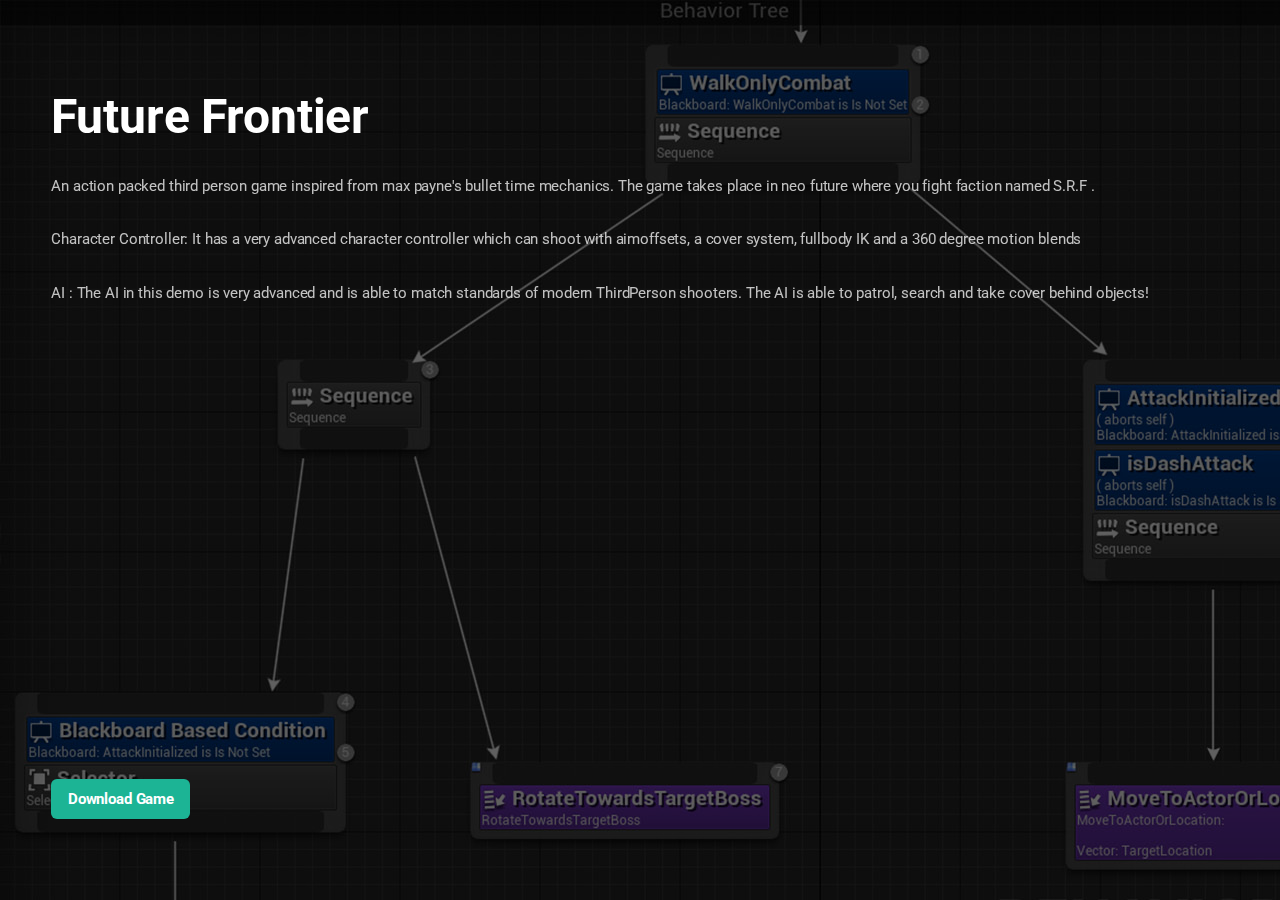
<file: pages/fgame/index.html>
<!DOCTYPE HTML>
<!--
	Eventually by HTML5 UP
	html5up.net | @ajlkn
	Free for personal and commercial use under the CCA 3.0 license (html5up.net/license)
-->
<html>
	<head>
		<title>Future Frontier</title>
		<meta charset="utf-8" />
		<meta name="viewport" content="width=device-width, initial-scale=1, user-scalable=no" />
		<link rel="stylesheet" href="assets/css/main.css" />
	</head>
	<body class="is-preload">

		<!-- Header -->
			<header id="header">
				<h1>Future Frontier</h1>
				
			</header>
			<p>An action packed third person game inspired from max payne's bullet time mechanics. The game takes place in neo future where you fight faction named S.R.F .</p>
				
				<p>Character Controller: It has a very advanced character controller which can shoot with aimoffsets, a cover system, fullbody IK and a 360 degree motion blends</p>
				
				<p>AI : The AI in this demo is very advanced and is able to match standards of modern ThirdPerson shooters. The AI is able to patrol, search and take cover behind objects!</p>
			
			<iframe width="853" height="505" src="https://www.youtube.com/embed/BnFfWZWstb4" title="YouTube video player" frameborder="1" allow="accelerometer; autoplay; clipboard-write; encrypted-media; gyroscope; picture-in-picture" allowfullscreen></iframe>
			<br><br>
			<form action="https://1drv.ms/u/s!Al-dR22pVCuhgcg7h1gU5Mnsqj5a-w?e=0qSNTo">
				<input type="submit" value="Download Game" />
			</form>
		
		<!-- Scripts -->
			<script src="assets/js/main.js"></script>

	</body>
</html>
</file>
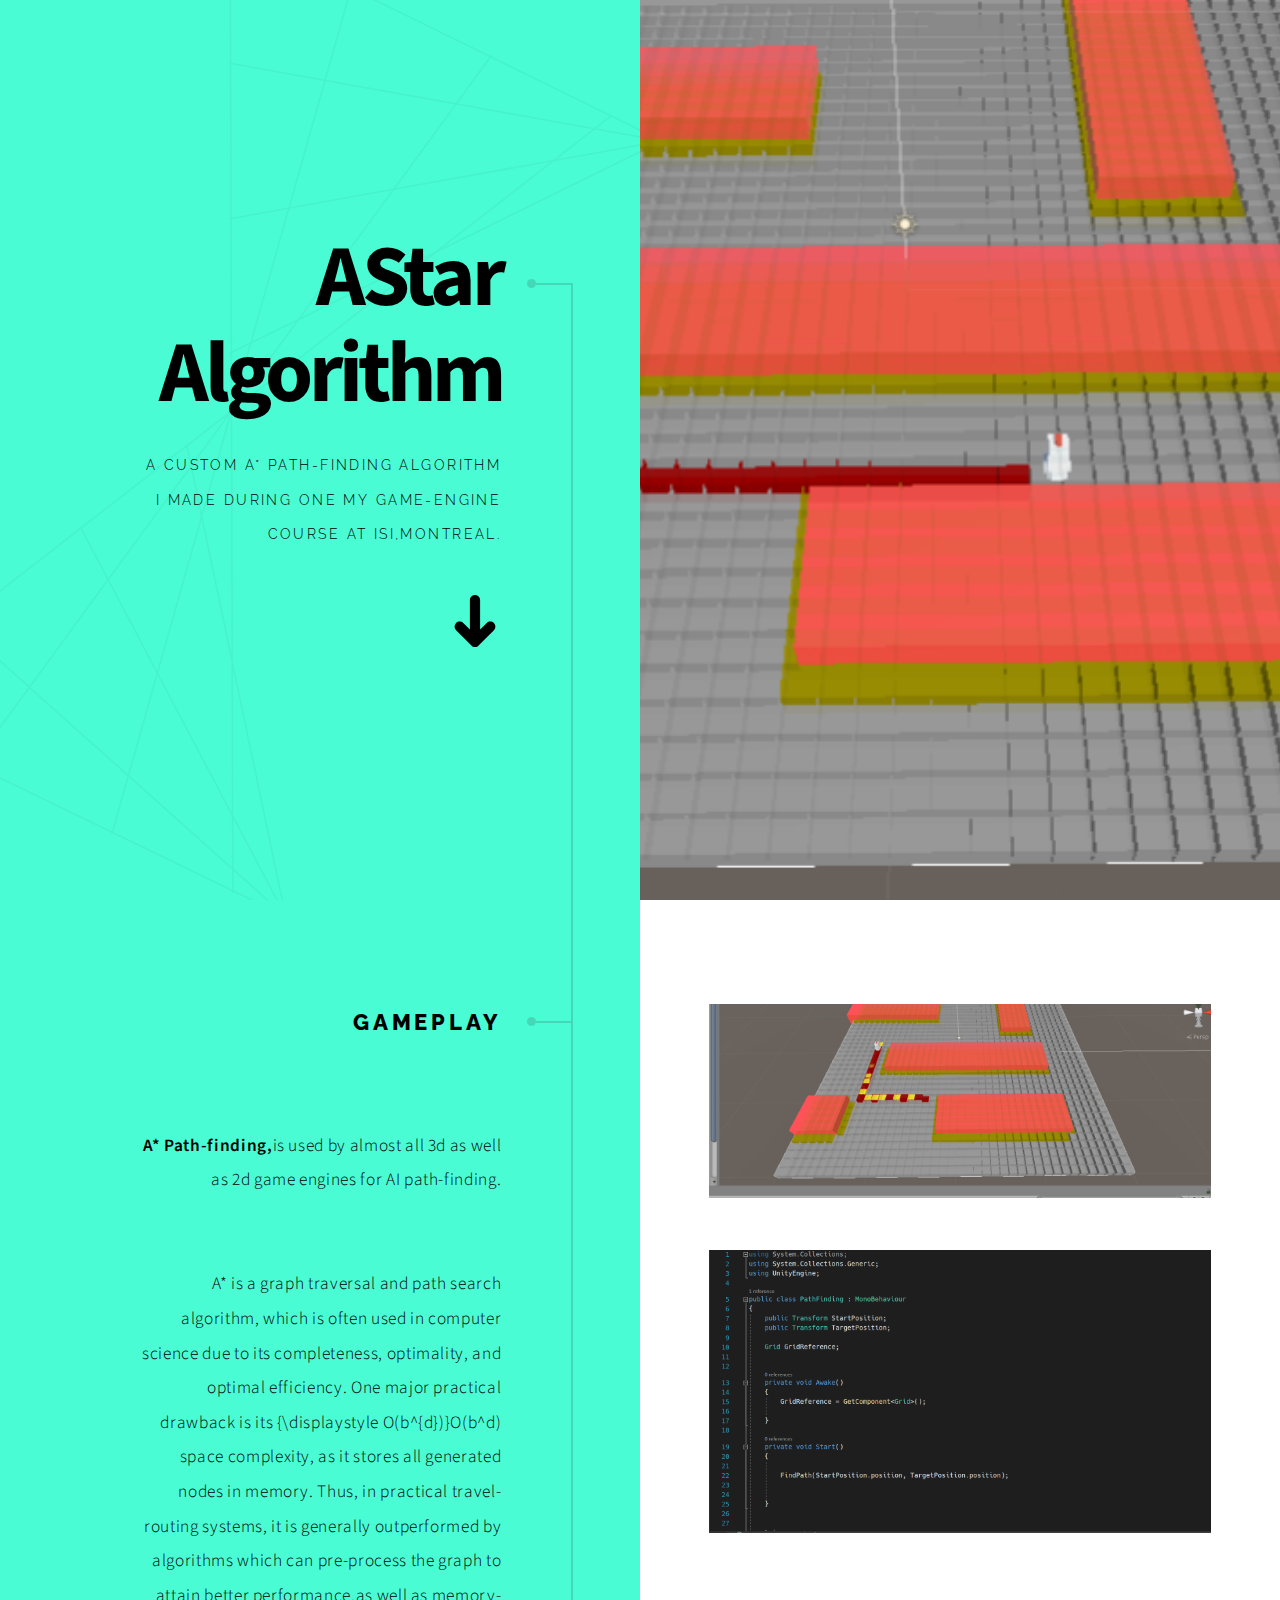
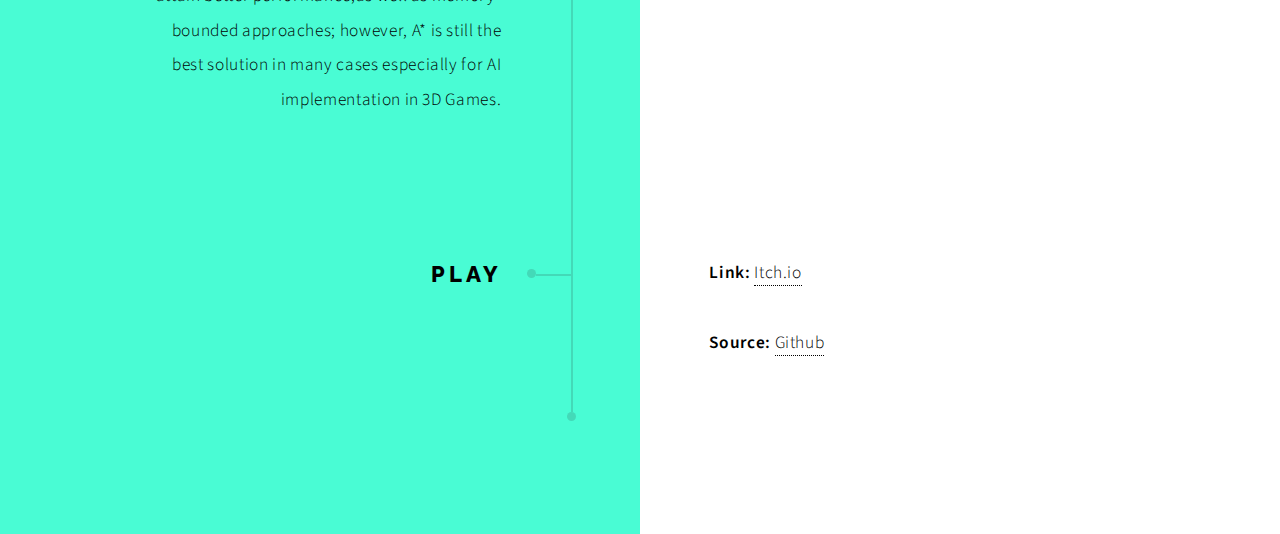
<file: pages/blog2.html>
<!DOCTYPE HTML>
<!--
	Paradigm Shift by HTML5 UP
	html5up.net | @ajlkn
	Free for personal and commercial use under the CCA 3.0 license (html5up.net/license)
-->
<html>
	<head>
		<title>AStar</title>
		<meta charset="utf-8" />
		<meta name="viewport" content="width=device-width, initial-scale=1, user-scalable=no" />
		<meta name="description" content="" />
		<meta name="keywords" content="" />
		<link rel="stylesheet" href="assets/css/main.css" />
	</head>
	<body class="is-preload">

		<!-- Wrapper -->
			<div id="wrapper">

				<!-- Intro -->
					<section class="intro">
						<header>
							<h1>AStar Algorithm</h1>
							<p>A Custom A* path-finding algorithm i made during one my game-engine course at ISI,Montreal.</p>
							<ul class="actions">
								<li><a href="#first" class="arrow scrolly"><span class="label">Next</span></a></li>
							</ul>
						</header>
						<div class="content">
							<span class="image fill" data-position="center"><img src="images/astar_debug.PNG" alt="" /></span>
						</div>
					</section>

				<!-- Section -->
					<section id="first">
						<header>
							<h2>Gameplay</h2>
							<p><strong>A* Path-finding,</strong>is used by almost all 3d as well as 2d game engines for AI path-finding.</p>
							<br>
							<p>A* is a graph traversal and path search algorithm, which is often used in computer science due to its completeness, optimality, and optimal efficiency. One major practical drawback is its {\displaystyle O(b^{d})}O(b^d) space complexity, as it stores all generated nodes in memory. Thus, in practical travel-routing systems, it is generally outperformed by algorithms which can pre-process the graph to attain better performance,as well as memory-bounded approaches; however, A* is still the best solution in many cases especially for AI implementation in 3D Games.</p>
						</header>
						<div class="content">
							
							<span class="image main"><img src="images/astar_gameplay.gif" alt="" /></span>
							<span class="image main"><img src="images/astar_code.gif" alt="" /></span>
						</div>
					</section>

				<!-- Section -->
					<section>
						<header>
							<h2>Play</h2>
						</header>
						<div class="content">
							<p><strong>Link: </strong>
							<a href = "https://jeel-patel.itch.io/astartproject" target = "_blank">Itch.io</a>
							</p>
							<p><strong>Source: </strong>
								<a href = "https://github.com/jeelpatelofficial/AStarCustom/tree/master" target = "_blank">Github</a>
								</p>
							
							
						</div>
					</section>


				
				<!-- Elements -->
				<!--
					<section>
						<header>
							<h2>Elements</h2>
						</header>
						<div class="content">

							<section>
								<header>
									<h3>Text</h3>
								</header>
								<div class="content">
									<p>This is <b>bold</b> and this is <strong>strong</strong>. This is <i>italic</i> and this is <em>emphasized</em>.
									This is <sup>superscript</sup> text and this is <sub>subscript</sub> text.
									This is <u>underlined</u> and this is code: <code>for (;;) { ... }</code>. Finally, <a href="#">this is a link</a>.</p>
									<hr />
									<h2>Heading Level 2</h2>
									<h3>Heading Level 3</h3>
									<h4>Heading Level 4</h4>
									<h5>Heading Level 5</h5>
									<hr />
									<h5>Blockquote</h5>
									<blockquote>Fringilla nisl. Donec accumsan interdum nisi, quis tincidunt felis sagittis eget tempus euismod. Vestibulum ante ipsum primis in faucibus vestibulum. Blandit adipiscing eu felis iaculis volutpat ac adipiscing accumsan faucibus. Vestibulum ante ipsum primis in faucibus lorem ipsum dolor sit amet nullam adipiscing eu felis.</blockquote>
									<h5>Preformatted</h5>
									<pre><code>i = 0;

while (!deck.isInOrder()) {
  print 'Iteration ' + i;
  deck.shuffle();
  i++;
}

print 'Sorted in ' + i + ' iterations.';</code></pre>
								</div>
							</section>

							<section>
								<header>
									<h3>Lists</h3>
								</header>
								<div class="content">

									<h4>Unordered</h4>
									<ul>
										<li>Dolor pulvinar etiam.</li>
										<li>Sagittis adipiscing.</li>
										<li>Felis enim feugiat.</li>
									</ul>

									<h4>Alternate</h4>
									<ul class="alt">
										<li>Dolor pulvinar etiam.</li>
										<li>Sagittis adipiscing.</li>
										<li>Felis enim feugiat.</li>
									</ul>

									<h4>Ordered</h4>
									<ol>
										<li>Dolor pulvinar etiam.</li>
										<li>Etiam vel felis viverra.</li>
										<li>Felis enim feugiat.</li>
										<li>Dolor pulvinar etiam.</li>
										<li>Etiam vel felis lorem.</li>
										<li>Felis enim et feugiat.</li>
									</ol>
									<h4>Icons</h4>
									<ul class="icons">
										<li><a href="#" class="icon brands fa-twitter"><span class="label">Twitter</span></a></li>
										<li><a href="#" class="icon brands fa-facebook-f"><span class="label">Facebook</span></a></li>
										<li><a href="#" class="icon brands fa-instagram"><span class="label">Instagram</span></a></li>
										<li><a href="#" class="icon brands fa-github"><span class="label">Github</span></a></li>
									</ul>

									<h4>Actions</h4>
									<ul class="actions">
										<li><a href="#" class="button primary">Default</a></li>
										<li><a href="#" class="button">Default</a></li>
									</ul>
									<ul class="actions stacked">
										<li><a href="#" class="button primary">Default</a></li>
										<li><a href="#" class="button">Default</a></li>
									</ul>
								</div>
							</section>

							<section>
								<header>
									<h3>Table</h3>
								</header>
								<div class="content">
									<h4>Default</h4>
									<div class="table-wrapper">
										<table>
											<thead>
												<tr>
													<th>Name</th>
													<th>Description</th>
													<th>Price</th>
												</tr>
											</thead>
											<tbody>
												<tr>
													<td>Item One</td>
													<td>Ante turpis integer aliquet porttitor.</td>
													<td>29.99</td>
												</tr>
												<tr>
													<td>Item Two</td>
													<td>Vis ac commodo adipiscing arcu aliquet.</td>
													<td>19.99</td>
												</tr>
												<tr>
													<td>Item Three</td>
													<td> Morbi faucibus arcu accumsan lorem.</td>
													<td>29.99</td>
												</tr>
												<tr>
													<td>Item Four</td>
													<td>Vitae integer tempus condimentum.</td>
													<td>19.99</td>
												</tr>
												<tr>
													<td>Item Five</td>
													<td>Ante turpis integer aliquet porttitor.</td>
													<td>29.99</td>
												</tr>
											</tbody>
											<tfoot>
												<tr>
													<td colspan="2"></td>
													<td>100.00</td>
												</tr>
											</tfoot>
										</table>
									</div>

									<h4>Alternate</h4>
									<div class="table-wrapper">
										<table class="alt">
											<thead>
												<tr>
													<th>Name</th>
													<th>Description</th>
													<th>Price</th>
												</tr>
											</thead>
											<tbody>
												<tr>
													<td>Item One</td>
													<td>Ante turpis integer aliquet porttitor.</td>
													<td>29.99</td>
												</tr>
												<tr>
													<td>Item Two</td>
													<td>Vis ac commodo adipiscing arcu aliquet.</td>
													<td>19.99</td>
												</tr>
												<tr>
													<td>Item Three</td>
													<td> Morbi faucibus arcu accumsan lorem.</td>
													<td>29.99</td>
												</tr>
												<tr>
													<td>Item Four</td>
													<td>Vitae integer tempus condimentum.</td>
													<td>19.99</td>
												</tr>
												<tr>
													<td>Item Five</td>
													<td>Ante turpis integer aliquet porttitor.</td>
													<td>29.99</td>
												</tr>
											</tbody>
											<tfoot>
												<tr>
													<td colspan="2"></td>
													<td>100.00</td>
												</tr>
											</tfoot>
										</table>
									</div>
								</div>
							</section>

							<section>
								<header>
									<h3>Buttons</h3>
								</header>
								<div class="content">
									<ul class="actions">
										<li><a href="#" class="button primary">Primary</a></li>
										<li><a href="#" class="button">Default</a></li>
									</ul>
									<ul class="actions">
										<li><a href="#" class="button large">Large</a></li>
										<li><a href="#" class="button">Default</a></li>
										<li><a href="#" class="button small">Small</a></li>
									</ul>
									<ul class="actions">
										<li><a href="#" class="button primary icon solid fa-download">Icon</a></li>
										<li><a href="#" class="button icon solid fa-download">Icon</a></li>
									</ul>
									<ul class="actions">
										<li><span class="button primary disabled">Disabled</span></li>
										<li><span class="button disabled">Disabled</span></li>
									</ul>
								</div>
							</section>

							<section>
								<header>
									<h3>Form</h3>
								</header>
								<div class="content">
									<form method="post" action="#">
										<div class="fields">
											<div class="field half">
												<label for="demo-name">Name</label>
												<input type="text" name="demo-name" id="demo-name" value="" placeholder="Jane Doe" />
											</div>
											<div class="field half">
												<label for="demo-email">Email</label>
												<input type="email" name="demo-email" id="demo-email" value="" placeholder="jane@untitled.tld" />
											</div>
											<div class="field">
												<label for="demo-category">Category</label>
												<select name="demo-category" id="demo-category">
													<option value="">-</option>
													<option value="1">Manufacturing</option>
													<option value="1">Shipping</option>
													<option value="1">Administration</option>
													<option value="1">Human Resources</option>
												</select>
											</div>
											<div class="field half">
												<input type="radio" id="demo-priority-low" name="demo-priority" checked>
												<label for="demo-priority-low">Low</label>
											</div>
											<div class="field half">
												<input type="radio" id="demo-priority-high" name="demo-priority">
												<label for="demo-priority-high">High</label>
											</div>
											<div class="field half">
												<input type="checkbox" id="demo-copy" name="demo-copy">
												<label for="demo-copy">Email me a copy</label>
											</div>
											<div class="field half">
												<input type="checkbox" id="demo-human" name="demo-human" checked>
												<label for="demo-human">Not a robot</label>
											</div>
											<div class="field">
												<label for="demo-message">Message</label>
												<textarea name="demo-message" id="demo-message" placeholder="Enter your message" rows="6"></textarea>
											</div>
										</div>
										<ul class="actions">
											<li><input type="submit" value="Send Message" class="primary" /></li>
											<li><input type="reset" value="Reset" /></li>
										</ul>
									</form>
								</div>
							</section>

						</div>
					</section>
				-->

				
		<!-- Scripts -->
			<script src="assets/js/jquery.min.js"></script>
			<script src="assets/js/jquery.scrolly.min.js"></script>
			<script src="assets/js/browser.min.js"></script>
			<script src="assets/js/breakpoints.min.js"></script>
			<script src="assets/js/util.js"></script>
			<script src="assets/js/main.js"></script>

	</body>
</html>
</file>
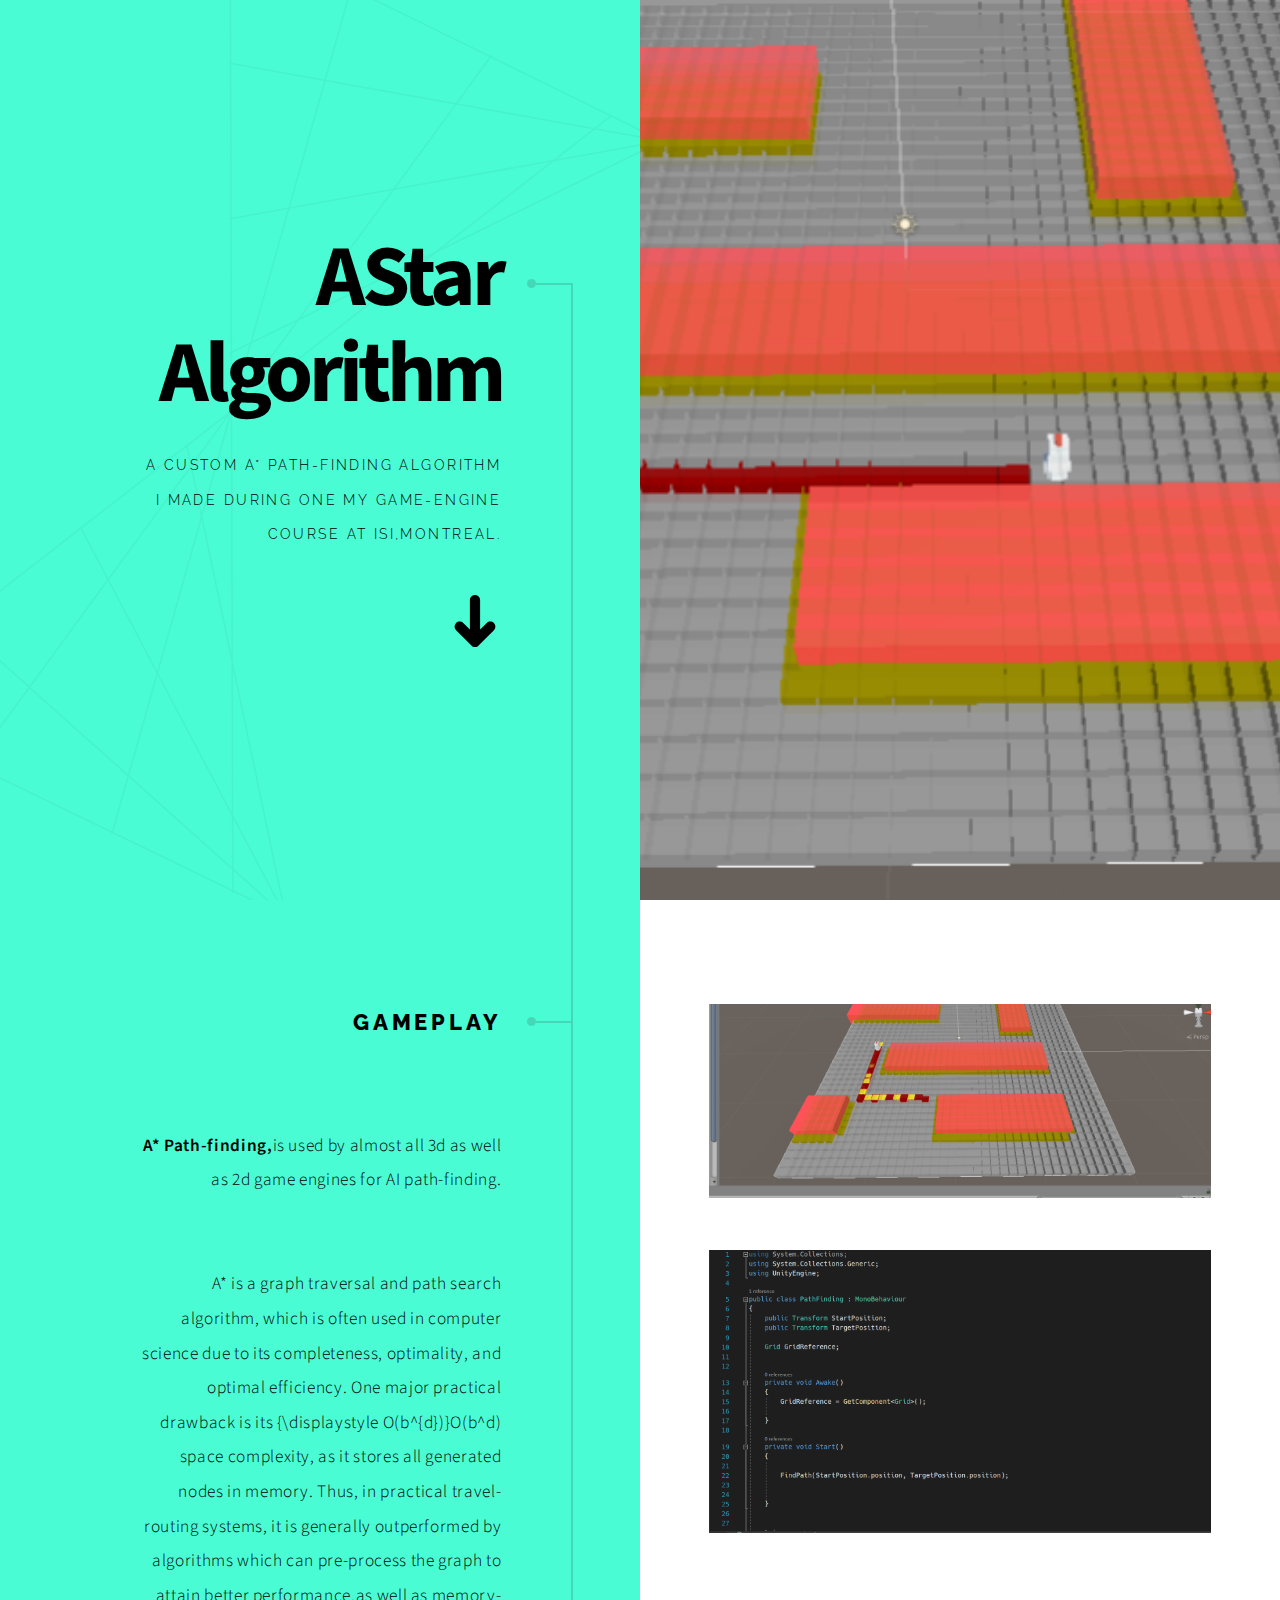
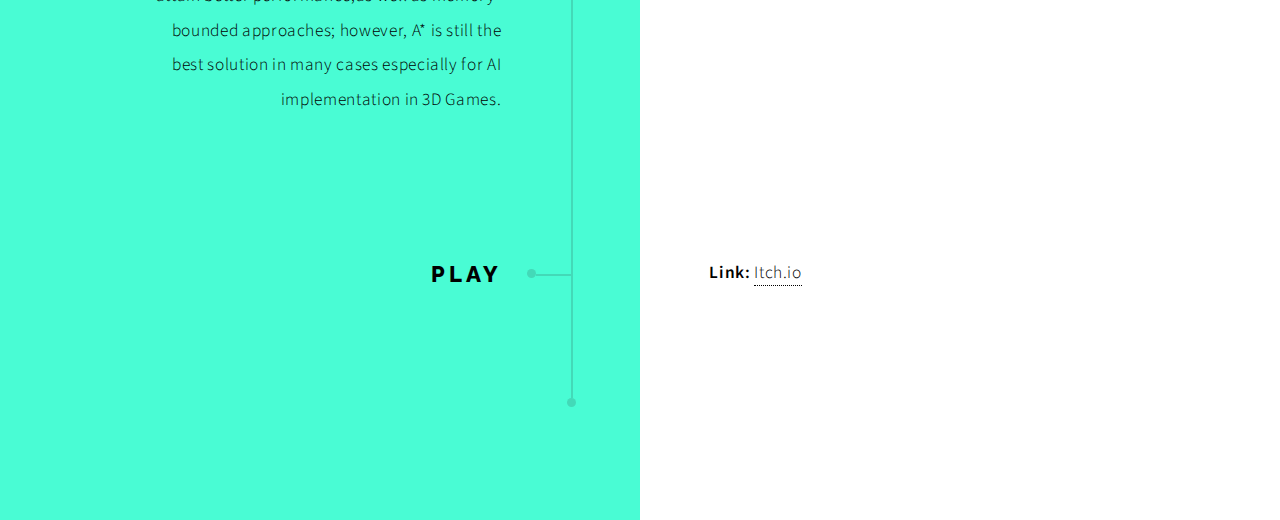
<file: pages/blog3.html>
<!DOCTYPE HTML>
<!--
	Paradigm Shift by HTML5 UP
	html5up.net | @ajlkn
	Free for personal and commercial use under the CCA 3.0 license (html5up.net/license)
-->
<html>
	<head>
		<title>AStar</title>
		<meta charset="utf-8" />
		<meta name="viewport" content="width=device-width, initial-scale=1, user-scalable=no" />
		<meta name="description" content="" />
		<meta name="keywords" content="" />
		<link rel="stylesheet" href="assets/css/main.css" />
	</head>
	<body class="is-preload">

		<!-- Wrapper -->
			<div id="wrapper">

				<!-- Intro -->
					<section class="intro">
						<header>
							<h1>AStar Algorithm</h1>
							<p>A Custom A* path-finding algorithm i made during one my game-engine course at ISI,Montreal.</p>
							<ul class="actions">
								<li><a href="#first" class="arrow scrolly"><span class="label">Next</span></a></li>
							</ul>
						</header>
						<div class="content">
							<span class="image fill" data-position="center"><img src="images/astar_debug.PNG" alt="" /></span>
						</div>
					</section>

				<!-- Section -->
					<section id="first">
						<header>
							<h2>Gameplay</h2>
							<p><strong>A* Path-finding,</strong>is used by almost all 3d as well as 2d game engines for AI path-finding.</p>
							<br>
							<p>A* is a graph traversal and path search algorithm, which is often used in computer science due to its completeness, optimality, and optimal efficiency. One major practical drawback is its {\displaystyle O(b^{d})}O(b^d) space complexity, as it stores all generated nodes in memory. Thus, in practical travel-routing systems, it is generally outperformed by algorithms which can pre-process the graph to attain better performance,as well as memory-bounded approaches; however, A* is still the best solution in many cases especially for AI implementation in 3D Games.</p>
						</header>
						<div class="content">
							
							<span class="image main"><img src="images/astar_gameplay.gif" alt="" /></span>
							<span class="image main"><img src="images/astar_code.gif" alt="" /></span>
						</div>
					</section>

				<!-- Section -->
					<section>
						<header>
							<h2>Play</h2>
						</header>
						<div class="content">
							<p><strong>Link: </strong>
							<a href = "https://jeel-patel.itch.io/astartproject" target = "_blank">Itch.io</a>
							</p>
							
						</div>
					</section>


				
				<!-- Elements -->
				<!--
					<section>
						<header>
							<h2>Elements</h2>
						</header>
						<div class="content">

							<section>
								<header>
									<h3>Text</h3>
								</header>
								<div class="content">
									<p>This is <b>bold</b> and this is <strong>strong</strong>. This is <i>italic</i> and this is <em>emphasized</em>.
									This is <sup>superscript</sup> text and this is <sub>subscript</sub> text.
									This is <u>underlined</u> and this is code: <code>for (;;) { ... }</code>. Finally, <a href="#">this is a link</a>.</p>
									<hr />
									<h2>Heading Level 2</h2>
									<h3>Heading Level 3</h3>
									<h4>Heading Level 4</h4>
									<h5>Heading Level 5</h5>
									<hr />
									<h5>Blockquote</h5>
									<blockquote>Fringilla nisl. Donec accumsan interdum nisi, quis tincidunt felis sagittis eget tempus euismod. Vestibulum ante ipsum primis in faucibus vestibulum. Blandit adipiscing eu felis iaculis volutpat ac adipiscing accumsan faucibus. Vestibulum ante ipsum primis in faucibus lorem ipsum dolor sit amet nullam adipiscing eu felis.</blockquote>
									<h5>Preformatted</h5>
									<pre><code>i = 0;

while (!deck.isInOrder()) {
  print 'Iteration ' + i;
  deck.shuffle();
  i++;
}

print 'Sorted in ' + i + ' iterations.';</code></pre>
								</div>
							</section>

							<section>
								<header>
									<h3>Lists</h3>
								</header>
								<div class="content">

									<h4>Unordered</h4>
									<ul>
										<li>Dolor pulvinar etiam.</li>
										<li>Sagittis adipiscing.</li>
										<li>Felis enim feugiat.</li>
									</ul>

									<h4>Alternate</h4>
									<ul class="alt">
										<li>Dolor pulvinar etiam.</li>
										<li>Sagittis adipiscing.</li>
										<li>Felis enim feugiat.</li>
									</ul>

									<h4>Ordered</h4>
									<ol>
										<li>Dolor pulvinar etiam.</li>
										<li>Etiam vel felis viverra.</li>
										<li>Felis enim feugiat.</li>
										<li>Dolor pulvinar etiam.</li>
										<li>Etiam vel felis lorem.</li>
										<li>Felis enim et feugiat.</li>
									</ol>
									<h4>Icons</h4>
									<ul class="icons">
										<li><a href="#" class="icon brands fa-twitter"><span class="label">Twitter</span></a></li>
										<li><a href="#" class="icon brands fa-facebook-f"><span class="label">Facebook</span></a></li>
										<li><a href="#" class="icon brands fa-instagram"><span class="label">Instagram</span></a></li>
										<li><a href="#" class="icon brands fa-github"><span class="label">Github</span></a></li>
									</ul>

									<h4>Actions</h4>
									<ul class="actions">
										<li><a href="#" class="button primary">Default</a></li>
										<li><a href="#" class="button">Default</a></li>
									</ul>
									<ul class="actions stacked">
										<li><a href="#" class="button primary">Default</a></li>
										<li><a href="#" class="button">Default</a></li>
									</ul>
								</div>
							</section>

							<section>
								<header>
									<h3>Table</h3>
								</header>
								<div class="content">
									<h4>Default</h4>
									<div class="table-wrapper">
										<table>
											<thead>
												<tr>
													<th>Name</th>
													<th>Description</th>
													<th>Price</th>
												</tr>
											</thead>
											<tbody>
												<tr>
													<td>Item One</td>
													<td>Ante turpis integer aliquet porttitor.</td>
													<td>29.99</td>
												</tr>
												<tr>
													<td>Item Two</td>
													<td>Vis ac commodo adipiscing arcu aliquet.</td>
													<td>19.99</td>
												</tr>
												<tr>
													<td>Item Three</td>
													<td> Morbi faucibus arcu accumsan lorem.</td>
													<td>29.99</td>
												</tr>
												<tr>
													<td>Item Four</td>
													<td>Vitae integer tempus condimentum.</td>
													<td>19.99</td>
												</tr>
												<tr>
													<td>Item Five</td>
													<td>Ante turpis integer aliquet porttitor.</td>
													<td>29.99</td>
												</tr>
											</tbody>
											<tfoot>
												<tr>
													<td colspan="2"></td>
													<td>100.00</td>
												</tr>
											</tfoot>
										</table>
									</div>

									<h4>Alternate</h4>
									<div class="table-wrapper">
										<table class="alt">
											<thead>
												<tr>
													<th>Name</th>
													<th>Description</th>
													<th>Price</th>
												</tr>
											</thead>
											<tbody>
												<tr>
													<td>Item One</td>
													<td>Ante turpis integer aliquet porttitor.</td>
													<td>29.99</td>
												</tr>
												<tr>
													<td>Item Two</td>
													<td>Vis ac commodo adipiscing arcu aliquet.</td>
													<td>19.99</td>
												</tr>
												<tr>
													<td>Item Three</td>
													<td> Morbi faucibus arcu accumsan lorem.</td>
													<td>29.99</td>
												</tr>
												<tr>
													<td>Item Four</td>
													<td>Vitae integer tempus condimentum.</td>
													<td>19.99</td>
												</tr>
												<tr>
													<td>Item Five</td>
													<td>Ante turpis integer aliquet porttitor.</td>
													<td>29.99</td>
												</tr>
											</tbody>
											<tfoot>
												<tr>
													<td colspan="2"></td>
													<td>100.00</td>
												</tr>
											</tfoot>
										</table>
									</div>
								</div>
							</section>

							<section>
								<header>
									<h3>Buttons</h3>
								</header>
								<div class="content">
									<ul class="actions">
										<li><a href="#" class="button primary">Primary</a></li>
										<li><a href="#" class="button">Default</a></li>
									</ul>
									<ul class="actions">
										<li><a href="#" class="button large">Large</a></li>
										<li><a href="#" class="button">Default</a></li>
										<li><a href="#" class="button small">Small</a></li>
									</ul>
									<ul class="actions">
										<li><a href="#" class="button primary icon solid fa-download">Icon</a></li>
										<li><a href="#" class="button icon solid fa-download">Icon</a></li>
									</ul>
									<ul class="actions">
										<li><span class="button primary disabled">Disabled</span></li>
										<li><span class="button disabled">Disabled</span></li>
									</ul>
								</div>
							</section>

							<section>
								<header>
									<h3>Form</h3>
								</header>
								<div class="content">
									<form method="post" action="#">
										<div class="fields">
											<div class="field half">
												<label for="demo-name">Name</label>
												<input type="text" name="demo-name" id="demo-name" value="" placeholder="Jane Doe" />
											</div>
											<div class="field half">
												<label for="demo-email">Email</label>
												<input type="email" name="demo-email" id="demo-email" value="" placeholder="jane@untitled.tld" />
											</div>
											<div class="field">
												<label for="demo-category">Category</label>
												<select name="demo-category" id="demo-category">
													<option value="">-</option>
													<option value="1">Manufacturing</option>
													<option value="1">Shipping</option>
													<option value="1">Administration</option>
													<option value="1">Human Resources</option>
												</select>
											</div>
											<div class="field half">
												<input type="radio" id="demo-priority-low" name="demo-priority" checked>
												<label for="demo-priority-low">Low</label>
											</div>
											<div class="field half">
												<input type="radio" id="demo-priority-high" name="demo-priority">
												<label for="demo-priority-high">High</label>
											</div>
											<div class="field half">
												<input type="checkbox" id="demo-copy" name="demo-copy">
												<label for="demo-copy">Email me a copy</label>
											</div>
											<div class="field half">
												<input type="checkbox" id="demo-human" name="demo-human" checked>
												<label for="demo-human">Not a robot</label>
											</div>
											<div class="field">
												<label for="demo-message">Message</label>
												<textarea name="demo-message" id="demo-message" placeholder="Enter your message" rows="6"></textarea>
											</div>
										</div>
										<ul class="actions">
											<li><input type="submit" value="Send Message" class="primary" /></li>
											<li><input type="reset" value="Reset" /></li>
										</ul>
									</form>
								</div>
							</section>

						</div>
					</section>
				-->

				
		<!-- Scripts -->
			<script src="assets/js/jquery.min.js"></script>
			<script src="assets/js/jquery.scrolly.min.js"></script>
			<script src="assets/js/browser.min.js"></script>
			<script src="assets/js/breakpoints.min.js"></script>
			<script src="assets/js/util.js"></script>
			<script src="assets/js/main.js"></script>

	</body>
</html>
</file>
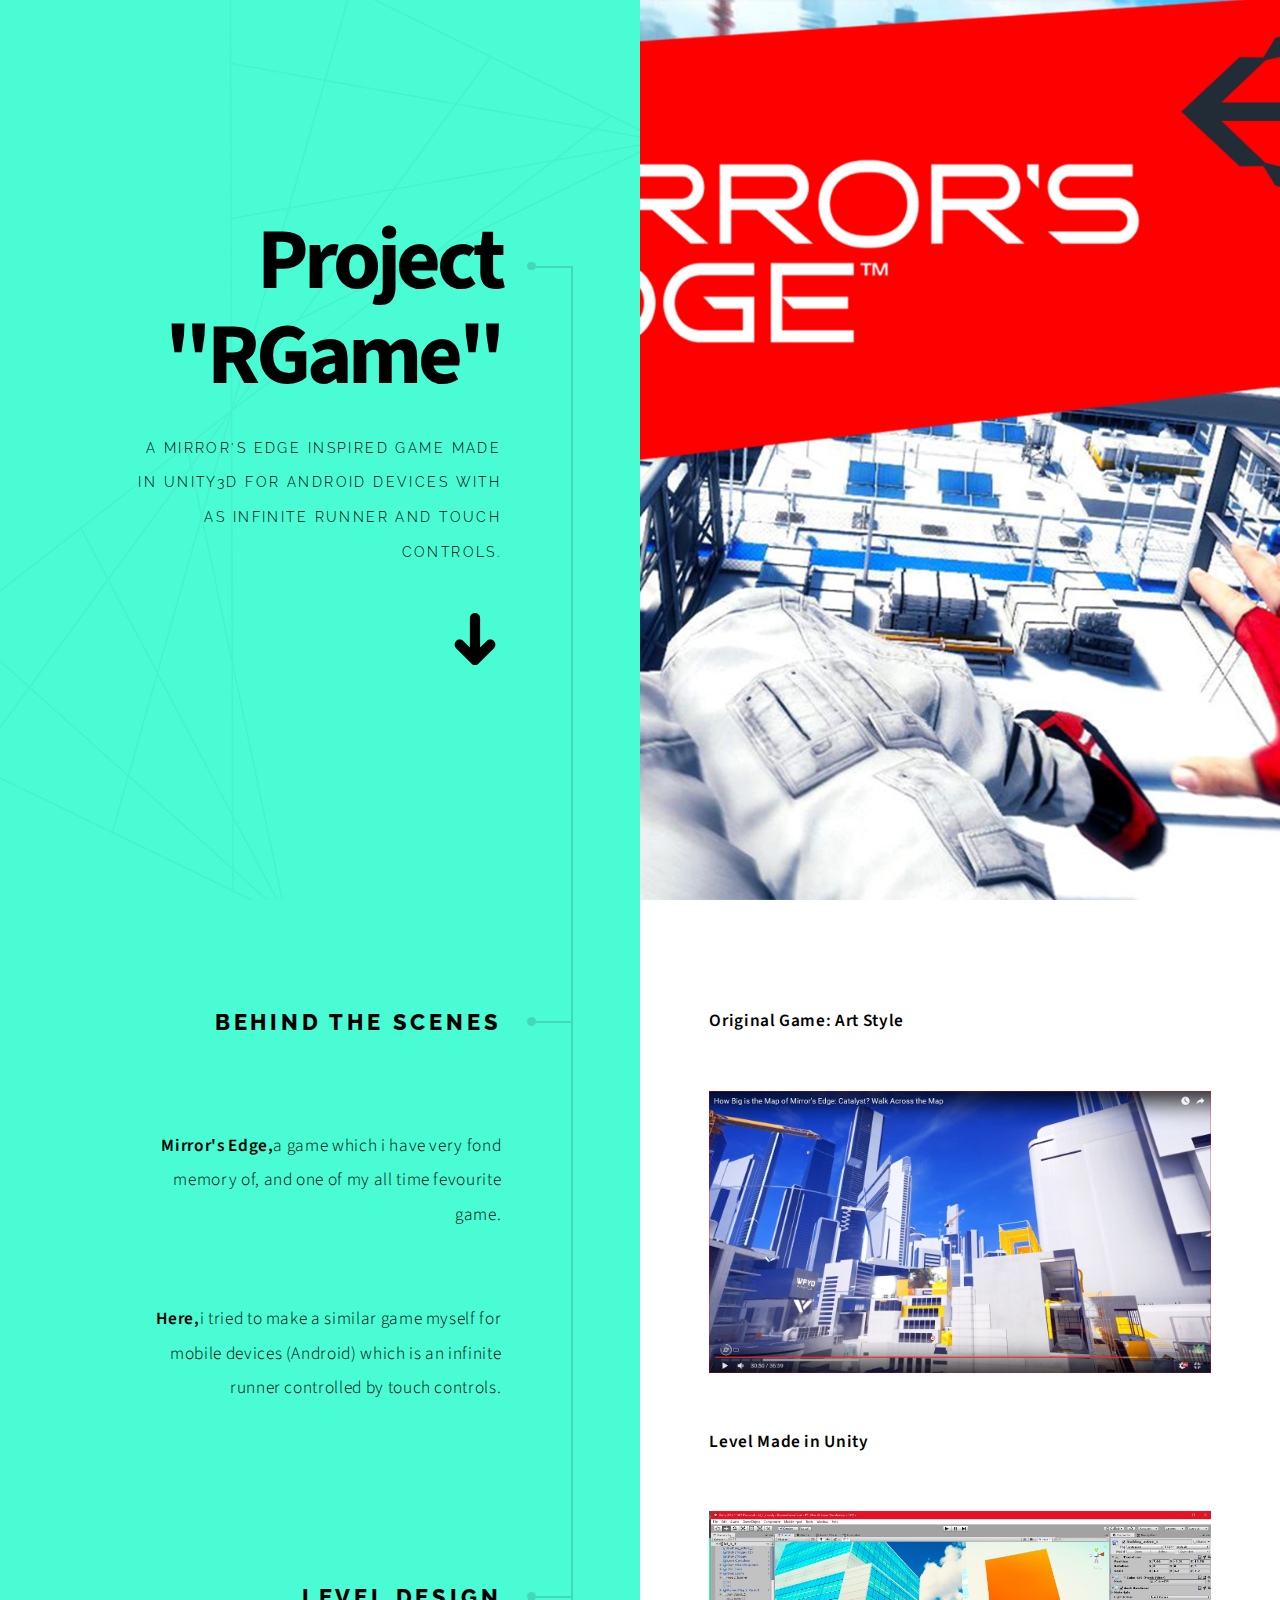
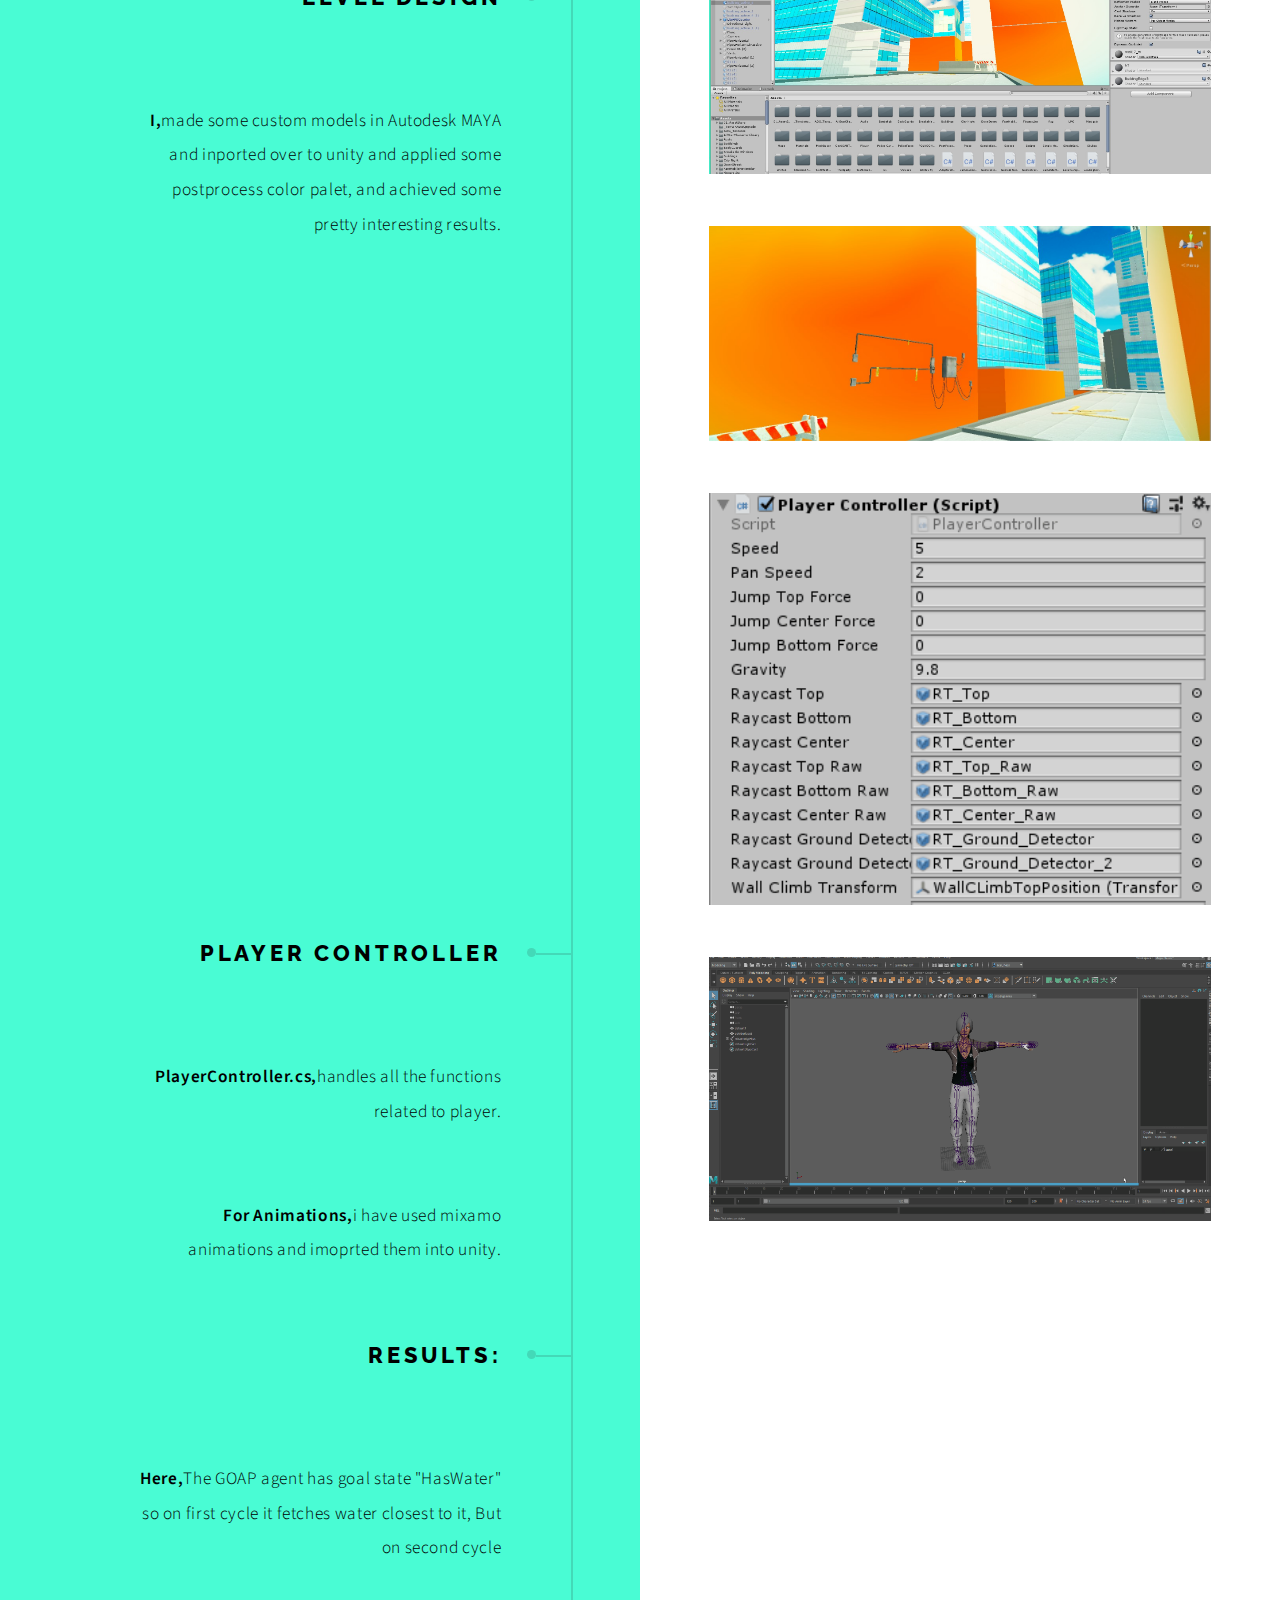
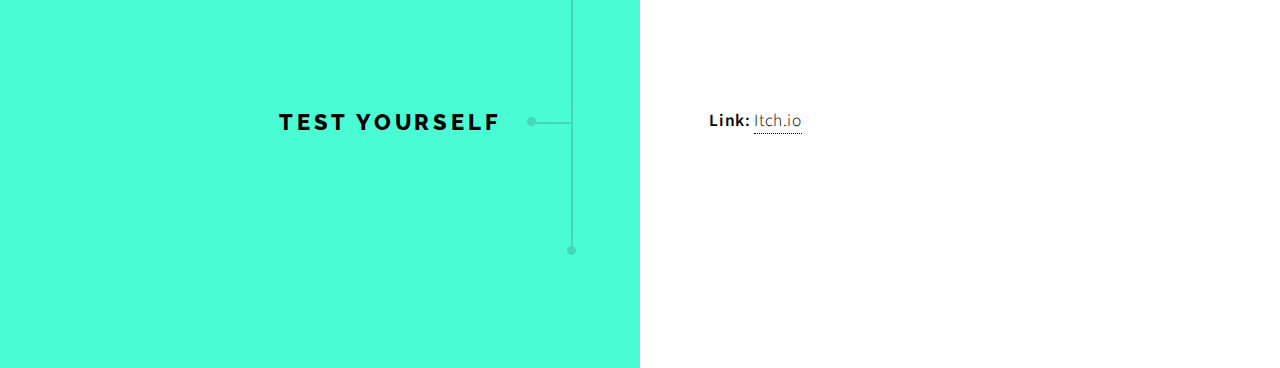
<file: pages/blog8.html>
<!DOCTYPE HTML>
<!--
	Paradigm Shift by HTML5 UP
	html5up.net | @ajlkn
	Free for personal and commercial use under the CCA 3.0 license (html5up.net/license)
-->
<html>
	<head>
		<title>RunnerGame</title>
		<meta charset="utf-8" />
		<meta name="viewport" content="width=device-width, initial-scale=1, user-scalable=no" />
		<meta name="description" content="" />
		<meta name="keywords" content="" />
		<link rel="stylesheet" href="assets/css/main.css" />
	</head>
	<body class="is-preload">

		<!-- Wrapper -->
			<div id="wrapper">

				<!-- Intro -->
					<section class="intro">
						<header>
							<h1>Project "RGame"</h1>
							<p>A Mirror's Edge inspired game made in Unity3D for Android devices with as infinite runner and touch controls.</p>
							<ul class="actions">
								<li><a href="#first" class="arrow scrolly"><span class="label">Next</span></a></li>
							</ul>
						</header>
						<div class="content">
							<span class="image fill" data-position="center"><img src="images/runnergame.jpg" alt="" /></span>
						</div>
					</section>

				<!-- Section -->
					<section id="first">
						<header>
							<h2>Behind The Scenes</h2>
							<p><strong>Mirror's Edge,</strong>a game which i have very fond memory of, and one of my all time fevourite game.</p>
							<br>
							<p><strong>Here,</strong>i tried to make a similar game myself for mobile devices (Android) which is an infinite runner controlled by touch controls.</p>
							<br>
							<br>
							<br>
							<br>

							<h2>Level Design</h2>
							<p><strong>I,</strong>made some custom models in Autodesk MAYA and inported over to unity and applied some postprocess color palet, and achieved some pretty interesting results.</p>
							<br>
							<br>
							<br>
							<br>
							<br>
							<br>

							<br>
							<br>
							<br>
							<br>
							<br>
							<br>
							<br>
							<br>
							<br>
							<br>
							<br>
							<br>
							<br>
							<h2>Player Controller</h2>
							<p><strong>PlayerController.cs,</strong>handles all the functions related to player.</p>
							<br>
							<p><strong>For Animations,</strong>i have used mixamo animations and imoprted them into unity.</p>
							<br>
							<h2>Results:</h2>
							<p><strong>Here,</strong>The GOAP agent has goal state "HasWater" so on first cycle it fetches water closest to it, But on second cycle</p>
							
						</header>
						<div class="content">
							<p><strong>Original Game: Art Style</strong></p>
							<span class="image main"><img src="images/runnergameart.jpg" alt="" /></span>
							<p><strong>Level Made in Unity</strong></p>
							<span class="image main"><img src="images/runnergameartclone.jpg" alt="" /></span>
							<span class="image main"><img src="images/runnergameartclone1.jpg" alt="" /></span>
							<span class="image main"><img src="images/runnergamecw.gif" alt="" /></span>
							<span class="image main"><img src="images/runnergamemaya.gif" alt="" /></span>
						</div>
					</section>

				<!-- Section -->
					<section>
						<header>
							<h2>Test YourSelf</h2>
						</header>
						<div class="content">
							<p><strong>Link: </strong>
							<a href = "https://jeel-patel.itch.io/goap" target = "_blank">Itch.io</a>
							</p>
							
						</div>
					</section>


				
				<!-- Elements -->
				<!--
					<section>
						<header>
							<h2>Elements</h2>
						</header>
						<div class="content">

							<section>
								<header>
									<h3>Text</h3>
								</header>
								<div class="content">
									<p>This is <b>bold</b> and this is <strong>strong</strong>. This is <i>italic</i> and this is <em>emphasized</em>.
									This is <sup>superscript</sup> text and this is <sub>subscript</sub> text.
									This is <u>underlined</u> and this is code: <code>for (;;) { ... }</code>. Finally, <a href="#">this is a link</a>.</p>
									<hr />
									<h2>Heading Level 2</h2>
									<h3>Heading Level 3</h3>
									<h4>Heading Level 4</h4>
									<h5>Heading Level 5</h5>
									<hr />
									<h5>Blockquote</h5>
									<blockquote>Fringilla nisl. Donec accumsan interdum nisi, quis tincidunt felis sagittis eget tempus euismod. Vestibulum ante ipsum primis in faucibus vestibulum. Blandit adipiscing eu felis iaculis volutpat ac adipiscing accumsan faucibus. Vestibulum ante ipsum primis in faucibus lorem ipsum dolor sit amet nullam adipiscing eu felis.</blockquote>
									<h5>Preformatted</h5>
									<pre><code>i = 0;

while (!deck.isInOrder()) {
  print 'Iteration ' + i;
  deck.shuffle();
  i++;
}

print 'Sorted in ' + i + ' iterations.';</code></pre>
								</div>
							</section>

							<section>
								<header>
									<h3>Lists</h3>
								</header>
								<div class="content">

									<h4>Unordered</h4>
									<ul>
										<li>Dolor pulvinar etiam.</li>
										<li>Sagittis adipiscing.</li>
										<li>Felis enim feugiat.</li>
									</ul>

									<h4>Alternate</h4>
									<ul class="alt">
										<li>Dolor pulvinar etiam.</li>
										<li>Sagittis adipiscing.</li>
										<li>Felis enim feugiat.</li>
									</ul>

									<h4>Ordered</h4>
									<ol>
										<li>Dolor pulvinar etiam.</li>
										<li>Etiam vel felis viverra.</li>
										<li>Felis enim feugiat.</li>
										<li>Dolor pulvinar etiam.</li>
										<li>Etiam vel felis lorem.</li>
										<li>Felis enim et feugiat.</li>
									</ol>
									<h4>Icons</h4>
									<ul class="icons">
										<li><a href="#" class="icon brands fa-twitter"><span class="label">Twitter</span></a></li>
										<li><a href="#" class="icon brands fa-facebook-f"><span class="label">Facebook</span></a></li>
										<li><a href="#" class="icon brands fa-instagram"><span class="label">Instagram</span></a></li>
										<li><a href="#" class="icon brands fa-github"><span class="label">Github</span></a></li>
									</ul>

									<h4>Actions</h4>
									<ul class="actions">
										<li><a href="#" class="button primary">Default</a></li>
										<li><a href="#" class="button">Default</a></li>
									</ul>
									<ul class="actions stacked">
										<li><a href="#" class="button primary">Default</a></li>
										<li><a href="#" class="button">Default</a></li>
									</ul>
								</div>
							</section>

							<section>
								<header>
									<h3>Table</h3>
								</header>
								<div class="content">
									<h4>Default</h4>
									<div class="table-wrapper">
										<table>
											<thead>
												<tr>
													<th>Name</th>
													<th>Description</th>
													<th>Price</th>
												</tr>
											</thead>
											<tbody>
												<tr>
													<td>Item One</td>
													<td>Ante turpis integer aliquet porttitor.</td>
													<td>29.99</td>
												</tr>
												<tr>
													<td>Item Two</td>
													<td>Vis ac commodo adipiscing arcu aliquet.</td>
													<td>19.99</td>
												</tr>
												<tr>
													<td>Item Three</td>
													<td> Morbi faucibus arcu accumsan lorem.</td>
													<td>29.99</td>
												</tr>
												<tr>
													<td>Item Four</td>
													<td>Vitae integer tempus condimentum.</td>
													<td>19.99</td>
												</tr>
												<tr>
													<td>Item Five</td>
													<td>Ante turpis integer aliquet porttitor.</td>
													<td>29.99</td>
												</tr>
											</tbody>
											<tfoot>
												<tr>
													<td colspan="2"></td>
													<td>100.00</td>
												</tr>
											</tfoot>
										</table>
									</div>

									<h4>Alternate</h4>
									<div class="table-wrapper">
										<table class="alt">
											<thead>
												<tr>
													<th>Name</th>
													<th>Description</th>
													<th>Price</th>
												</tr>
											</thead>
											<tbody>
												<tr>
													<td>Item One</td>
													<td>Ante turpis integer aliquet porttitor.</td>
													<td>29.99</td>
												</tr>
												<tr>
													<td>Item Two</td>
													<td>Vis ac commodo adipiscing arcu aliquet.</td>
													<td>19.99</td>
												</tr>
												<tr>
													<td>Item Three</td>
													<td> Morbi faucibus arcu accumsan lorem.</td>
													<td>29.99</td>
												</tr>
												<tr>
													<td>Item Four</td>
													<td>Vitae integer tempus condimentum.</td>
													<td>19.99</td>
												</tr>
												<tr>
													<td>Item Five</td>
													<td>Ante turpis integer aliquet porttitor.</td>
													<td>29.99</td>
												</tr>
											</tbody>
											<tfoot>
												<tr>
													<td colspan="2"></td>
													<td>100.00</td>
												</tr>
											</tfoot>
										</table>
									</div>
								</div>
							</section>

							<section>
								<header>
									<h3>Buttons</h3>
								</header>
								<div class="content">
									<ul class="actions">
										<li><a href="#" class="button primary">Primary</a></li>
										<li><a href="#" class="button">Default</a></li>
									</ul>
									<ul class="actions">
										<li><a href="#" class="button large">Large</a></li>
										<li><a href="#" class="button">Default</a></li>
										<li><a href="#" class="button small">Small</a></li>
									</ul>
									<ul class="actions">
										<li><a href="#" class="button primary icon solid fa-download">Icon</a></li>
										<li><a href="#" class="button icon solid fa-download">Icon</a></li>
									</ul>
									<ul class="actions">
										<li><span class="button primary disabled">Disabled</span></li>
										<li><span class="button disabled">Disabled</span></li>
									</ul>
								</div>
							</section>

							<section>
								<header>
									<h3>Form</h3>
								</header>
								<div class="content">
									<form method="post" action="#">
										<div class="fields">
											<div class="field half">
												<label for="demo-name">Name</label>
												<input type="text" name="demo-name" id="demo-name" value="" placeholder="Jane Doe" />
											</div>
											<div class="field half">
												<label for="demo-email">Email</label>
												<input type="email" name="demo-email" id="demo-email" value="" placeholder="jane@untitled.tld" />
											</div>
											<div class="field">
												<label for="demo-category">Category</label>
												<select name="demo-category" id="demo-category">
													<option value="">-</option>
													<option value="1">Manufacturing</option>
													<option value="1">Shipping</option>
													<option value="1">Administration</option>
													<option value="1">Human Resources</option>
												</select>
											</div>
											<div class="field half">
												<input type="radio" id="demo-priority-low" name="demo-priority" checked>
												<label for="demo-priority-low">Low</label>
											</div>
											<div class="field half">
												<input type="radio" id="demo-priority-high" name="demo-priority">
												<label for="demo-priority-high">High</label>
											</div>
											<div class="field half">
												<input type="checkbox" id="demo-copy" name="demo-copy">
												<label for="demo-copy">Email me a copy</label>
											</div>
											<div class="field half">
												<input type="checkbox" id="demo-human" name="demo-human" checked>
												<label for="demo-human">Not a robot</label>
											</div>
											<div class="field">
												<label for="demo-message">Message</label>
												<textarea name="demo-message" id="demo-message" placeholder="Enter your message" rows="6"></textarea>
											</div>
										</div>
										<ul class="actions">
											<li><input type="submit" value="Send Message" class="primary" /></li>
											<li><input type="reset" value="Reset" /></li>
										</ul>
									</form>
								</div>
							</section>

						</div>
					</section>
				-->

				
		<!-- Scripts -->
			<script src="assets/js/jquery.min.js"></script>
			<script src="assets/js/jquery.scrolly.min.js"></script>
			<script src="assets/js/browser.min.js"></script>
			<script src="assets/js/breakpoints.min.js"></script>
			<script src="assets/js/util.js"></script>
			<script src="assets/js/main.js"></script>

	</body>
</html>
</file>
<file: pages/fgame/assets/css/main.css>
@import url(fontawesome-all.min.css);
@import url("https://fonts.googleapis.com/css?family=Roboto:400,700");
/*
	Eventually by HTML5 UP
	html5up.net | @ajlkn
	Free for personal and commercial use under the CCA 3.0 license (html5up.net/license)
*/
html, body, div, span, applet, object,
iframe, h1, h2, h3, h4, h5, h6, p, blockquote,
pre, a, abbr, acronym, address, big, cite,
code, del, dfn, em, img, ins, kbd, q, s, samp,
small, strike, strong, sub, sup, tt, var, b,
u, i, center, dl, dt, dd, ol, ul, li, fieldset,
form, label, legend, table, caption, tbody,
tfoot, thead, tr, th, td, article, aside,
canvas, details, embed, figure, figcaption,
footer, header, hgroup, menu, nav, output, ruby,
section, summary, time, mark, audio, video {
  margin: 0;
  padding: 0;
  border: 0;
  font-size: 100%;
  font: inherit;
  vertical-align: baseline; }

article, aside, details, figcaption, figure,
footer, header, hgroup, menu, nav, section {
  display: block; }

body {
  line-height: 1; }

ol, ul {
  list-style: none; }

blockquote, q {
  quotes: none; }
  blockquote:before, blockquote:after, q:before, q:after {
    content: '';
    content: none; }

table {
  border-collapse: collapse;
  border-spacing: 0; }

body {
  -webkit-text-size-adjust: none; }

mark {
  background-color: transparent;
  color: inherit; }

input::-moz-focus-inner {
  border: 0;
  padding: 0; }

input, select, textarea {
  -moz-appearance: none;
  -webkit-appearance: none;
  -ms-appearance: none;
  appearance: none; }

/* Basic */
@-ms-viewport {
  width: device-width; }

body {
  -ms-overflow-style: scrollbar; }

@media screen and (max-width: 480px) {
  html, body {
    min-width: 320px; } }

html {
  box-sizing: border-box; }

*, *:before, *:after {
  box-sizing: inherit; }

html, body {
  height: 100%;
  overflow-x: hidden;
  width: 100%; }
  @media screen and (max-height: 640px) {
    html, body {
      height: auto;
      min-height: 100%; } }

body {
  display: -moz-flex;
  display: -webkit-flex;
  display: -ms-flex;
  display: flex;
  -moz-flex-direction: column;
  -webkit-flex-direction: column;
  -ms-flex-direction: column;
  flex-direction: column;
  -moz-justify-content: center;
  -webkit-justify-content: center;
  -ms-justify-content: center;
  justify-content: center;
  background-color: #000;
  padding: 6em 4em 4em 4em; }
  body.is-preload *, body.is-preload *:before, body.is-preload *:after {
    -moz-animation: none !important;
    -webkit-animation: none !important;
    -ms-animation: none !important;
    animation: none !important;
    -moz-transition: none !important;
    -webkit-transition: none !important;
    -ms-transition: none !important;
    transition: none !important; }
  body > * {
    position: relative;
    z-index: 2; }
  @media screen and (max-width: 1680px) {
    body {
      padding: 6em 3.5em 3.5em 3.5em; } }
  @media screen and (max-width: 736px) {
    body {
      padding: 5em 2em 2em 2em; } }
  @media screen and (max-width: 360px) {
    body {
      padding: 5em 1.25em 1.25em 1.25em; } }

/* BG */
#bg {
  -moz-transition: opacity 2s ease-in-out;
  -webkit-transition: opacity 2s ease-in-out;
  -ms-transition: opacity 2s ease-in-out;
  transition: opacity 2s ease-in-out;
  height: 100%;
  left: 0;
  opacity: 0.375;
  position: fixed;
  top: 0;
  width: 100%;
  z-index: 1; }
  #bg div {
    -moz-transition: opacity 3s ease;
    -webkit-transition: opacity 3s ease;
    -ms-transition: opacity 3s ease;
    transition: opacity 3s ease;
    background-size: cover;
    height: 100%;
    left: 0;
    opacity: 0;
    position: absolute;
    top: 0;
    visibility: hidden;
    width: 150%; }
    #bg div.visible {
      -moz-animation: bg 45s linear infinite;
      -webkit-animation: bg 45s linear infinite;
      -ms-animation: bg 45s linear infinite;
      animation: bg 45s linear infinite;
      opacity: 1;
      visibility: visible;
      z-index: 1; }
      #bg div.visible.top {
        z-index: 2; }
      @media screen and (max-width: 1280px) {
        #bg div.visible {
          -moz-animation: bg 29.25s linear infinite;
          -webkit-animation: bg 29.25s linear infinite;
          -ms-animation: bg 29.25s linear infinite;
          animation: bg 29.25s linear infinite; } }
      @media screen and (max-width: 736px) {
        #bg div.visible {
          -moz-animation: bg 18s linear infinite;
          -webkit-animation: bg 18s linear infinite;
          -ms-animation: bg 18s linear infinite;
          animation: bg 18s linear infinite; } }
    #bg div:only-child {
      -moz-animation-direction: alternate !important;
      -webkit-animation-direction: alternate !important;
      -ms-animation-direction: alternate !important;
      animation-direction: alternate !important; }
  body.is-preload #bg {
    opacity: 0; }

@-moz-keyframes bg {
  0% {
    -moz-transform: translateX(0);
    -webkit-transform: translateX(0);
    -ms-transform: translateX(0);
    transform: translateX(0); }
  100% {
    -moz-transform: translateX(-25%);
    -webkit-transform: translateX(-25%);
    -ms-transform: translateX(-25%);
    transform: translateX(-25%); } }

@-webkit-keyframes bg {
  0% {
    -moz-transform: translateX(0);
    -webkit-transform: translateX(0);
    -ms-transform: translateX(0);
    transform: translateX(0); }
  100% {
    -moz-transform: translateX(-25%);
    -webkit-transform: translateX(-25%);
    -ms-transform: translateX(-25%);
    transform: translateX(-25%); } }

@-ms-keyframes bg {
  0% {
    -moz-transform: translateX(0);
    -webkit-transform: translateX(0);
    -ms-transform: translateX(0);
    transform: translateX(0); }
  100% {
    -moz-transform: translateX(-25%);
    -webkit-transform: translateX(-25%);
    -ms-transform: translateX(-25%);
    transform: translateX(-25%); } }

@keyframes bg {
  0% {
    -moz-transform: translateX(0);
    -webkit-transform: translateX(0);
    -ms-transform: translateX(0);
    transform: translateX(0); }
  100% {
    -moz-transform: translateX(-25%);
    -webkit-transform: translateX(-25%);
    -ms-transform: translateX(-25%);
    transform: translateX(-25%); } }

/* Type */
body, input, select, textarea {
  color: rgba(255, 255, 255, 0.75);
  font-family: "Roboto", sans-serif;
  font-size: 16pt;
  font-weight: 400;
  letter-spacing: -0.01em;
  line-height: 1.65em; }
  @media screen and (max-width: 1680px) {
    body, input, select, textarea {
      font-size: 12pt; } }
  @media screen and (max-width: 1280px) {
    body, input, select, textarea {
      font-size: 11pt; } }
  @media screen and (max-width: 980px) {
    body, input, select, textarea {
      font-size: 12pt; } }
  @media screen and (max-width: 736px) {
    body, input, select, textarea {
      font-size: 12pt; } }
  @media screen and (max-width: 480px) {
    body, input, select, textarea {
      font-size: 12pt; } }

a {
  -moz-transition: border-bottom-color 0.2s ease, color 0.2s ease;
  -webkit-transition: border-bottom-color 0.2s ease, color 0.2s ease;
  -ms-transition: border-bottom-color 0.2s ease, color 0.2s ease;
  transition: border-bottom-color 0.2s ease, color 0.2s ease;
  border-bottom: dotted 1px rgba(255, 255, 255, 0.25);
  color: #1cb495;
  text-decoration: none; }
  a:hover {
    border-bottom-color: transparent;
    color: #1cb495 !important;
    text-decoration: none; }

strong, b {
  color: #fff;
  font-weight: 700; }

em, i {
  font-style: italic; }

p {
  margin: 0 0 2em 0; }

h1, h2, h3, h4, h5, h6 {
  color: #fff;
  font-weight: 700;
  line-height: 1em;
  margin: 0 0 1em 0; }
  h1 a, h2 a, h3 a, h4 a, h5 a, h6 a {
    color: inherit;
    text-decoration: none; }

h1 {
  font-size: 2.5em;
  line-height: 1.25em; }

h2 {
  font-size: 1.75em;
  line-height: 1.5em; }

h3 {
  font-size: 1.35em;
  line-height: 1.5em; }

h4 {
  font-size: 1.1em;
  line-height: 1.5em; }

h5 {
  font-size: 0.9em;
  line-height: 1.5em; }

h6 {
  font-size: 0.7em;
  line-height: 1.5em; }

sub {
  font-size: 0.8em;
  position: relative;
  top: 0.5em; }

sup {
  font-size: 0.8em;
  position: relative;
  top: -0.5em; }

blockquote {
  border-left: solid 8px rgba(255, 255, 255, 0.35);
  font-style: italic;
  margin: 0 0 2em 0;
  padding: 0.5em 0 0.5em 2em; }

code {
  background: rgba(255, 255, 255, 0.125);
  border-radius: 6px;
  border: solid 2px rgba(255, 255, 255, 0.35);
  font-family: "Courier New", monospace;
  font-size: 0.9em;
  margin: 0 0.25em;
  padding: 0.25em 0.65em; }

pre {
  -webkit-overflow-scrolling: touch;
  font-family: "Courier New", monospace;
  font-size: 0.9em;
  margin: 0 0 2em 0; }
  pre code {
    display: block;
    line-height: 1.75em;
    padding: 1em 1.5em;
    overflow-x: auto; }

hr {
  border: 0;
  border-bottom: solid 2px rgba(255, 255, 255, 0.35);
  margin: 2em 0; }
  hr.major {
    margin: 3em 0; }

/* Section/Article */
section.special, article.special {
  text-align: center; }

header p {
  color: rgba(255, 255, 255, 0.5);
  position: relative;
  margin: 0 0 1.5em 0; }

header h2 + p {
  font-size: 1.25em;
  margin-top: -1em;
  line-height: 1.5em; }

header h3 + p {
  font-size: 1.1em;
  margin-top: -0.8em;
  line-height: 1.5em; }

header h4 + p,
header h5 + p,
header h6 + p {
  font-size: 0.9em;
  margin-top: -0.6em;
  line-height: 1.5em; }

@media screen and (max-width: 980px) {
  header br {
    display: none; } }

@media screen and (max-width: 736px) {
  header br {
    display: inline; } }

@media screen and (max-width: 480px) {
  header br {
    display: none; } }

/* Icon */
.icon {
  text-decoration: none;
  border-bottom: none;
  position: relative; }
  .icon:before {
    -moz-osx-font-smoothing: grayscale;
    -webkit-font-smoothing: antialiased;
    display: inline-block;
    font-style: normal;
    font-variant: normal;
    text-rendering: auto;
    line-height: 1;
    text-transform: none !important;
    font-family: 'Font Awesome 5 Free';
    font-weight: 400; }
  .icon > .label {
    display: none; }
  .icon:before {
    line-height: inherit; }
  .icon.solid:before {
    font-weight: 900; }
  .icon.brands:before {
    font-family: 'Font Awesome 5 Brands'; }

/* List */
ol {
  list-style: decimal;
  margin: 0 0 2em 0;
  padding-left: 1.25em; }
  ol li {
    padding-left: 0.25em; }

ul {
  list-style: disc;
  margin: 0 0 2em 0;
  padding-left: 1em; }
  ul li {
    padding-left: 0.5em; }

/* Icons */
ul.icons {
  cursor: default;
  list-style: none;
  padding-left: 0; }
  ul.icons li {
    display: inline-block;
    padding: 0 1em 0 0; }
    ul.icons li:last-child {
      padding-right: 0; }
    ul.icons li .icon:before {
      font-size: 1.25em; }
    ul.icons li a {
      color: inherit; }

/* Form */
form {
  margin: 0 0 2em 0; }
  form .message {
    text-decoration: none;
    -moz-transition: opacity 0.2s ease-in-out, -moz-transform 0.2s ease-in-out;
    -webkit-transition: opacity 0.2s ease-in-out, -webkit-transform 0.2s ease-in-out;
    -ms-transition: opacity 0.2s ease-in-out, -ms-transform 0.2s ease-in-out;
    transition: opacity 0.2s ease-in-out, transform 0.2s ease-in-out;
    -moz-transform: scale(1.05);
    -webkit-transform: scale(1.05);
    -ms-transform: scale(1.05);
    transform: scale(1.05);
    height: 2.75em;
    line-height: 2.75em;
    opacity: 0; }
    form .message:before {
      -moz-osx-font-smoothing: grayscale;
      -webkit-font-smoothing: antialiased;
      display: inline-block;
      font-style: normal;
      font-variant: normal;
      text-rendering: auto;
      line-height: 1;
      text-transform: none !important;
      font-family: 'Font Awesome 5 Free';
      font-weight: 900; }
    form .message:before {
      margin-right: 0.5em; }
    form .message.visible {
      -moz-transform: scale(1);
      -webkit-transform: scale(1);
      -ms-transform: scale(1);
      transform: scale(1);
      opacity: 1; }
    form .message.success {
      color: #1cb495; }
      form .message.success:before {
        content: '\f00c'; }
    form .message.failure {
      color: #ff2361; }
      form .message.failure:before {
        content: '\f119'; }

label {
  color: #fff;
  display: block;
  font-size: 0.9em;
  font-weight: 700;
  margin: 0 0 1em 0; }

@-moz-keyframes focus {
  0% {
    -moz-transform: scale(1);
    -webkit-transform: scale(1);
    -ms-transform: scale(1);
    transform: scale(1); }
  50% {
    -moz-transform: scale(1.025);
    -webkit-transform: scale(1.025);
    -ms-transform: scale(1.025);
    transform: scale(1.025); }
  100% {
    -moz-transform: scale(1);
    -webkit-transform: scale(1);
    -ms-transform: scale(1);
    transform: scale(1); } }

@-webkit-keyframes focus {
  0% {
    -moz-transform: scale(1);
    -webkit-transform: scale(1);
    -ms-transform: scale(1);
    transform: scale(1); }
  50% {
    -moz-transform: scale(1.025);
    -webkit-transform: scale(1.025);
    -ms-transform: scale(1.025);
    transform: scale(1.025); }
  100% {
    -moz-transform: scale(1);
    -webkit-transform: scale(1);
    -ms-transform: scale(1);
    transform: scale(1); } }

@-ms-keyframes focus {
  0% {
    -moz-transform: scale(1);
    -webkit-transform: scale(1);
    -ms-transform: scale(1);
    transform: scale(1); }
  50% {
    -moz-transform: scale(1.025);
    -webkit-transform: scale(1.025);
    -ms-transform: scale(1.025);
    transform: scale(1.025); }
  100% {
    -moz-transform: scale(1);
    -webkit-transform: scale(1);
    -ms-transform: scale(1);
    transform: scale(1); } }

@keyframes focus {
  0% {
    -moz-transform: scale(1);
    -webkit-transform: scale(1);
    -ms-transform: scale(1);
    transform: scale(1); }
  50% {
    -moz-transform: scale(1.025);
    -webkit-transform: scale(1.025);
    -ms-transform: scale(1.025);
    transform: scale(1.025); }
  100% {
    -moz-transform: scale(1);
    -webkit-transform: scale(1);
    -ms-transform: scale(1);
    transform: scale(1); } }

input[type="text"],
input[type="password"],
input[type="email"],
select,
textarea {
  -moz-appearance: none;
  -webkit-appearance: none;
  -ms-appearance: none;
  appearance: none;
  -moz-transform: scale(1);
  -webkit-transform: scale(1);
  -ms-transform: scale(1);
  transform: scale(1);
  -moz-transition: border-color 0.2s ease, background-color 0.2s ease;
  -webkit-transition: border-color 0.2s ease, background-color 0.2s ease;
  -ms-transition: border-color 0.2s ease, background-color 0.2s ease;
  transition: border-color 0.2s ease, background-color 0.2s ease;
  background-color: transparent;
  border-radius: 6px;
  border: none;
  border: solid 2px rgba(255, 255, 255, 0.35);
  color: inherit;
  display: block;
  outline: 0;
  padding: 0 1em;
  text-decoration: none;
  width: 100%; }
  input[type="text"]:invalid,
  input[type="password"]:invalid,
  input[type="email"]:invalid,
  select:invalid,
  textarea:invalid {
    box-shadow: none; }
  input[type="text"]:focus,
  input[type="password"]:focus,
  input[type="email"]:focus,
  select:focus,
  textarea:focus {
    -moz-animation: focus 0.1s;
    -webkit-animation: focus 0.1s;
    -ms-animation: focus 0.1s;
    animation: focus 0.1s;
    background-color: rgba(255, 255, 255, 0.125);
    border-color: #1cb495; }

select {
  background-image: url("data:image/svg+xml;charset=utf8,%3Csvg xmlns='http://www.w3.org/2000/svg' width='40' height='40' preserveAspectRatio='none' viewBox='0 0 40 40'%3E%3Cpath d='M9.4,12.3l10.4,10.4l10.4-10.4c0.2-0.2,0.5-0.4,0.9-0.4c0.3,0,0.6,0.1,0.9,0.4l3.3,3.3c0.2,0.2,0.4,0.5,0.4,0.9 c0,0.4-0.1,0.6-0.4,0.9L20.7,31.9c-0.2,0.2-0.5,0.4-0.9,0.4c-0.3,0-0.6-0.1-0.9-0.4L4.3,17.3c-0.2-0.2-0.4-0.5-0.4-0.9 c0-0.4,0.1-0.6,0.4-0.9l3.3-3.3c0.2-0.2,0.5-0.4,0.9-0.4S9.1,12.1,9.4,12.3z' fill='rgba(255, 255, 255, 0.35)' /%3E%3C/svg%3E");
  background-size: 1.25rem;
  background-repeat: no-repeat;
  background-position: calc(100% - 1rem) center;
  height: 2.75em;
  padding-right: 2.75em;
  text-overflow: ellipsis; }
  select option {
    color: #fff;
    background: #000; }
  select:focus::-ms-value {
    background-color: transparent; }
  select::-ms-expand {
    display: none; }

input[type="text"],
input[type="password"],
input[type="email"],
select {
  height: 2.75em; }

textarea {
  padding: 0.75em 1em; }

input[type="checkbox"],
input[type="radio"] {
  -moz-appearance: none;
  -webkit-appearance: none;
  -ms-appearance: none;
  appearance: none;
  display: block;
  float: left;
  margin-right: -2em;
  opacity: 0;
  width: 1em;
  z-index: -1; }
  input[type="checkbox"] + label,
  input[type="radio"] + label {
    text-decoration: none;
    color: rgba(255, 255, 255, 0.75);
    cursor: pointer;
    display: inline-block;
    font-size: 1em;
    font-weight: 400;
    padding-left: 2.4em;
    padding-right: 0.75em;
    position: relative; }
    input[type="checkbox"] + label:before,
    input[type="radio"] + label:before {
      -moz-osx-font-smoothing: grayscale;
      -webkit-font-smoothing: antialiased;
      display: inline-block;
      font-style: normal;
      font-variant: normal;
      text-rendering: auto;
      line-height: 1;
      text-transform: none !important;
      font-family: 'Font Awesome 5 Free';
      font-weight: 900; }
    input[type="checkbox"] + label:before,
    input[type="radio"] + label:before {
      background: rgba(255, 255, 255, 0.125);
      border-radius: 6px;
      border: solid 2px rgba(255, 255, 255, 0.35);
      content: '';
      display: inline-block;
      font-size: 0.8em;
      height: 1.65em;
      left: 0;
      line-height: 1.65em;
      position: absolute;
      text-align: center;
      top: 0;
      width: 1.65em; }
  input[type="checkbox"]:checked + label:before,
  input[type="radio"]:checked + label:before {
    background: #1cb495;
    border-color: #1cb495;
    color: #ffffff;
    content: '\f00c'; }
  input[type="checkbox"]:focus + label:before,
  input[type="radio"]:focus + label:before {
    border-color: #1cb495;
    box-shadow: 0 0 0 2px #1cb495; }

input[type="checkbox"] + label:before {
  border-radius: 6px; }

input[type="radio"] + label:before {
  border-radius: 100%; }

::-webkit-input-placeholder {
  color: rgba(255, 255, 255, 0.5) !important;
  opacity: 1.0; }

:-moz-placeholder {
  color: rgba(255, 255, 255, 0.5) !important;
  opacity: 1.0; }

::-moz-placeholder {
  color: rgba(255, 255, 255, 0.5) !important;
  opacity: 1.0; }

:-ms-input-placeholder {
  color: rgba(255, 255, 255, 0.5) !important;
  opacity: 1.0; }

.formerize-placeholder {
  color: rgba(255, 255, 255, 0.5) !important;
  opacity: 1.0; }

/* Button */
input[type="submit"],
input[type="reset"],
input[type="button"],
button,
.button {
  -moz-appearance: none;
  -webkit-appearance: none;
  -ms-appearance: none;
  appearance: none;
  -moz-transition: background-color 0.2s ease-in-out, color 0.2s ease-in-out, opacity 0.2s ease-in-out;
  -webkit-transition: background-color 0.2s ease-in-out, color 0.2s ease-in-out, opacity 0.2s ease-in-out;
  -ms-transition: background-color 0.2s ease-in-out, color 0.2s ease-in-out, opacity 0.2s ease-in-out;
  transition: background-color 0.2s ease-in-out, color 0.2s ease-in-out, opacity 0.2s ease-in-out;
  background-color: #1cb495;
  border-radius: 6px;
  border: 0;
  color: #ffffff !important;
  cursor: pointer;
  display: inline-block;
  font-weight: 700;
  height: 2.75em;
  line-height: 2.75em;
  padding: 0 1.125em;
  text-align: center;
  text-decoration: none;
  white-space: nowrap; }
  input[type="submit"]:hover,
  input[type="reset"]:hover,
  input[type="button"]:hover,
  button:hover,
  .button:hover {
    background-color: #1fcaa7; }
  input[type="submit"]:active,
  input[type="reset"]:active,
  input[type="button"]:active,
  button:active,
  .button:active {
    background-color: #199e83; }
  input[type="submit"].disabled, input[type="submit"]:disabled,
  input[type="reset"].disabled,
  input[type="reset"]:disabled,
  input[type="button"].disabled,
  input[type="button"]:disabled,
  button.disabled,
  button:disabled,
  .button.disabled,
  .button:disabled {
    opacity: 0.5; }
  @media screen and (max-width: 480px) {
    input[type="submit"],
    input[type="reset"],
    input[type="button"],
    button,
    .button {
      padding: 0; } }

/* Header */
#header h1 {
  font-size: 3.25em;
  margin: 0 0 0.55em 0; }

#header p {
  font-size: 1.35em;
  line-height: 1.65em; }

#header a {
  color: inherit; }

@media screen and (max-width: 736px) {
  #header h1 {
    font-size: 2em; }
  #header p {
    font-size: 1em; } }

@media screen and (max-width: 480px) {
  #header {
    margin: 0 0 1em 0; } }

/* Signup Form */
#signup-form {
  display: -moz-flex;
  display: -webkit-flex;
  display: -ms-flex;
  display: flex;
  position: relative; }
  #signup-form input[type="text"],
  #signup-form input[type="password"],
  #signup-form input[type="email"] {
    width: 18em; }
  #signup-form > * {
    margin: 0 0 0 1em; }
  #signup-form > :first-child {
    margin: 0 0 0 0; }
  @media screen and (max-width: 480px) {
    #signup-form {
      -moz-flex-direction: column;
      -webkit-flex-direction: column;
      -ms-flex-direction: column;
      flex-direction: column; }
      #signup-form input[type="type"],
      #signup-form input[type="password"],
      #signup-form input[type="email"] {
        width: 100%; }
      #signup-form > * {
        margin: 1.25em 0 0 0; }
      #signup-form .message {
        bottom: -1.5em;
        font-size: 0.9em;
        height: 1em;
        left: 0;
        line-height: inherit;
        margin-top: 0;
        position: absolute; } }

/* Footer */
#footer {
  -moz-transition: opacity 0.5s ease-in-out;
  -webkit-transition: opacity 0.5s ease-in-out;
  -ms-transition: opacity 0.5s ease-in-out;
  transition: opacity 0.5s ease-in-out;
  bottom: 4em;
  color: rgba(255, 255, 255, 0.5);
  left: 4em;
  opacity: 0.5;
  position: absolute; }
  #footer .icons {
    margin: 0 0 0.5em 0; }
  #footer .copyright {
    font-size: 0.8em;
    list-style: none;
    padding: 0; }
    #footer .copyright li {
      border-left: solid 1px rgba(255, 255, 255, 0.25);
      display: inline-block;
      line-height: 1em;
      margin: 0 0 0 0.75em;
      padding: 0 0 0 0.75em; }
      #footer .copyright li:first-child {
        border-left: 0;
        margin-left: 0;
        padding-left: 0; }
    #footer .copyright a {
      color: inherit; }
  #footer:hover {
    opacity: 1; }
  #footer > :last-child {
    margin-bottom: 0; }
  @media screen and (max-width: 1680px) {
    #footer {
      bottom: 3.5em;
      left: 3.5em; } }
  @media screen and (max-width: 736px) {
    #footer {
      bottom: 2em;
      left: 2em; } }
  @media screen and (max-width: 360px) {
    #footer {
      bottom: 1.25em;
      left: 1.25em; } }
  @media screen and (max-height: 640px) {
    #footer {
      bottom: auto;
      left: auto;
      margin: 1em 0 0 0;
      position: relative; } }
</file>
<file: pages/assets/css/main.css>
@import url(fontawesome-all.min.css);
@import url("https://fonts.googleapis.com/css?family=Source+Sans+Pro:300,600,700,300i,600i,700i|Raleway:600,800");

/*
	Paradigm Shift by HTML5 UP
	html5up.net | @ajlkn
	Free for personal and commercial use under the CCA 3.0 license (html5up.net/license)
*/

html, body, div, span, applet, object,
iframe, h1, h2, h3, h4, h5, h6, p, blockquote,
pre, a, abbr, acronym, address, big, cite,
code, del, dfn, em, img, ins, kbd, q, s, samp,
small, strike, strong, sub, sup, tt, var, b,
u, i, center, dl, dt, dd, ol, ul, li, fieldset,
form, label, legend, table, caption, tbody,
tfoot, thead, tr, th, td, article, aside,
canvas, details, embed, figure, figcaption,
footer, header, hgroup, menu, nav, output, ruby,
section, summary, time, mark, audio, video {
	margin: 0;
	padding: 0;
	border: 0;
	font-size: 100%;
	font: inherit;
	vertical-align: baseline;}

article, aside, details, figcaption, figure,
footer, header, hgroup, menu, nav, section {
	display: block;}

body {
	line-height: 1;
}

ol, ul {
	list-style: none;
}

blockquote, q {
	quotes: none;
}

	blockquote:before, blockquote:after, q:before, q:after {
		content: '';
		content: none;
	}

table {
	border-collapse: collapse;
	border-spacing: 0;
}

body {
	-webkit-text-size-adjust: none;
}

mark {
	background-color: transparent;
	color: inherit;
}

input::-moz-focus-inner {
	border: 0;
	padding: 0;
}

input, select, textarea {
	-moz-appearance: none;
	-webkit-appearance: none;
	-ms-appearance: none;
	appearance: none;
}

/* Basic */

	@-ms-viewport {
		width: device-width;
	}

	body {
		-ms-overflow-style: scrollbar;
	}

	@media screen and (max-width: 480px) {

		html, body {
			min-width: 320px;
		}

	}

	html {
		box-sizing: border-box;
	}

	*, *:before, *:after {
		box-sizing: inherit;
	}

	html {
		overflow-x: hidden;
	}

	body {
		background: #ffffff;
		overflow-x: hidden;
	}

		body.is-preload *, body.is-preload *:before, body.is-preload *:after {
			-moz-animation: none !important;
			-webkit-animation: none !important;
			-ms-animation: none !important;
			animation: none !important;
			-moz-transition: none !important;
			-webkit-transition: none !important;
			-ms-transition: none !important;
			transition: none !important;
		}

/* Typography */

	html {
		font-size: 18pt;
	}

		@media screen and (max-width: 1920px) {

			html {
				font-size: 13pt;
			}

		}

		@media screen and (max-width: 1152px) {

			html {
				font-size: 14pt;
			}

		}

		@media screen and (max-width: 736px) {

			html {
				font-size: 12pt;
			}

		}

		@media screen and (max-width: 480px) {

			html {
				font-size: 11pt;
			}

		}

	body {
		background-color: #ffffff;
		color: #000000;
	}

	body, input, select, textarea {
		color: #000000;
		font-family: "Source Sans Pro", Helvetica, sans-serif;
		font-size: 1rem;
		font-weight: 300;
		letter-spacing: 0.0375em;
		line-height: 2;
	}

	a {
		-moz-transition: border-bottom-color 0.25s ease-in-out;
		-webkit-transition: border-bottom-color 0.25s ease-in-out;
		-ms-transition: border-bottom-color 0.25s ease-in-out;
		transition: border-bottom-color 0.25s ease-in-out;
		text-decoration: none;
		color: #000000;
		border-bottom: dotted 1px;
	}

		a:hover {
			text-decoration: none;
			border-bottom-color: transparent;
		}

	strong, b {
		font-weight: 600;
		color: #000000;
	}

	em, i {
		font-style: italic;
	}

	p {
		margin: 0 0 2rem 0;
	}

	h1, h2, h3, h4, h5, h6 {
		color: #000000;
		font-family: "Raleway", Helvetica, sans-serif;
		font-weight: 600;
		letter-spacing: 0.175em;
		line-height: 1.75;
		margin: 0 0 1.5rem 0;
		text-transform: uppercase;
	}

		h1 a, h2 a, h3 a, h4 a, h5 a, h6 a {
			color: inherit;
			text-decoration: none;
		}

	h1 {
		font-family: "Source Sans Pro", Helvetica, sans-serif;
		font-size: 5rem;
		font-weight: 700;
		letter-spacing: -0.05em;
		line-height: 1.1;
		margin: 0 0 1.5rem 0;
		text-transform: none;
	}

	h2 {
		font-size: 1.25rem;
		font-weight: 800;
		margin: 0 0 2rem 0;
	}

	h3 {
		font-size: 0.875rem;
	}

	h4 {
		font-size: 0.875rem;
	}

	h5 {
		font-size: 0.75rem;
	}

	h6 {
		font-size: 0.625rem;
	}

	@media screen and (max-width: 736px) {

		h1 {
			font-size: 4.5rem;
			line-height: 1.1;
		}

		h2 {
			font-size: 1.25rem;
			line-height: 1.7;
		}

		h3 {
			font-size: 0.9rem;
		}

		h4 {
			font-size: 0.75rem;
		}

		h5 {
			font-size: 0.675rem;
		}

	}

	@media screen and (max-width: 360px) {

		h1 {
			font-size: 3.75rem;
		}

		h2 {
			font-size: 1.125rem;
		}

		h3 {
			font-size: 0.8rem;
		}

		h4 {
			font-size: 0.675rem;
		}

		h5 {
			font-size: 0.675rem;
		}

	}

	sub {
		font-size: 0.8rem;
		position: relative;
		top: 0.5rem;
	}

	sup {
		font-size: 0.8rem;
		position: relative;
		top: -0.5rem;
	}

	blockquote {
		border-left: solid 0.5rem rgba(144, 144, 144, 0.25);
		font-style: italic;
		margin: 0 0 2rem 0;
		padding: 1rem 0 1rem 2rem;
	}

	code {
		background: rgba(144, 144, 144, 0.1);
		border-radius: 0.325rem;
		font-family: "Courier New", monospace;
		font-size: 0.9rem;
		margin: 0 0.25rem;
		padding: 0.25rem 0.65rem;
	}

	pre {
		-webkit-overflow-scrolling: touch;
		font-family: "Courier New", monospace;
		font-size: 0.9rem;
		margin: 0 0 2rem 0;
		width: 100%;
	}

		pre code {
			display: block;
			line-height: 1.75;
			padding: 1rem 1.5rem;
			overflow-x: auto;
		}

	hr {
		border: 0;
		border-bottom: solid 2px rgba(144, 144, 144, 0.25);
		margin: 3rem 0;
	}

		hr.major {
			margin: 5rem 0;
		}

		@media screen and (max-width: 736px) {

			hr.major {
				margin: 3rem 0;
			}

		}

/* Row */

	.row {
		display: flex;
		flex-wrap: wrap;
		box-sizing: border-box;
		align-items: stretch;
	}

		.row > * {
			box-sizing: border-box;
		}

		.row.gtr-uniform > * > :last-child {
			margin-bottom: 0;
		}

		.row.aln-left {
			justify-content: flex-start;
		}

		.row.aln-center {
			justify-content: center;
		}

		.row.aln-right {
			justify-content: flex-end;
		}

		.row.aln-top {
			align-items: flex-start;
		}

		.row.aln-middle {
			align-items: center;
		}

		.row.aln-bottom {
			align-items: flex-end;
		}

		.row > .imp {
			order: -1;
		}

		.row > .col-1 {
			width: 8.33333%;
		}

		.row > .off-1 {
			margin-left: 8.33333%;
		}

		.row > .col-2 {
			width: 16.66667%;
		}

		.row > .off-2 {
			margin-left: 16.66667%;
		}

		.row > .col-3 {
			width: 25%;
		}

		.row > .off-3 {
			margin-left: 25%;
		}

		.row > .col-4 {
			width: 33.33333%;
		}

		.row > .off-4 {
			margin-left: 33.33333%;
		}

		.row > .col-5 {
			width: 41.66667%;
		}

		.row > .off-5 {
			margin-left: 41.66667%;
		}

		.row > .col-6 {
			width: 50%;
		}

		.row > .off-6 {
			margin-left: 50%;
		}

		.row > .col-7 {
			width: 58.33333%;
		}

		.row > .off-7 {
			margin-left: 58.33333%;
		}

		.row > .col-8 {
			width: 66.66667%;
		}

		.row > .off-8 {
			margin-left: 66.66667%;
		}

		.row > .col-9 {
			width: 75%;
		}

		.row > .off-9 {
			margin-left: 75%;
		}

		.row > .col-10 {
			width: 83.33333%;
		}

		.row > .off-10 {
			margin-left: 83.33333%;
		}

		.row > .col-11 {
			width: 91.66667%;
		}

		.row > .off-11 {
			margin-left: 91.66667%;
		}

		.row > .col-12 {
			width: 100%;
		}

		.row > .off-12 {
			margin-left: 100%;
		}

		.row.gtr-0 {
			margin-top: 0;
			margin-left: 0rem;
		}

			.row.gtr-0 > * {
				padding: 0 0 0 0rem;
			}

			.row.gtr-0.gtr-uniform {
				margin-top: 0rem;
			}

				.row.gtr-0.gtr-uniform > * {
					padding-top: 0rem;
				}

		.row.gtr-25 {
			margin-top: 0;
			margin-left: -0.5rem;
		}

			.row.gtr-25 > * {
				padding: 0 0 0 0.5rem;
			}

			.row.gtr-25.gtr-uniform {
				margin-top: -0.5rem;
			}

				.row.gtr-25.gtr-uniform > * {
					padding-top: 0.5rem;
				}

		.row.gtr-50 {
			margin-top: 0;
			margin-left: -1rem;
		}

			.row.gtr-50 > * {
				padding: 0 0 0 1rem;
			}

			.row.gtr-50.gtr-uniform {
				margin-top: -1rem;
			}

				.row.gtr-50.gtr-uniform > * {
					padding-top: 1rem;
				}

		.row {
			margin-top: 0;
			margin-left: -2rem;
		}

			.row > * {
				padding: 0 0 0 2rem;
			}

			.row.gtr-uniform {
				margin-top: -2rem;
			}

				.row.gtr-uniform > * {
					padding-top: 2rem;
				}

		.row.gtr-150 {
			margin-top: 0;
			margin-left: -3rem;
		}

			.row.gtr-150 > * {
				padding: 0 0 0 3rem;
			}

			.row.gtr-150.gtr-uniform {
				margin-top: -3rem;
			}

				.row.gtr-150.gtr-uniform > * {
					padding-top: 3rem;
				}

		.row.gtr-200 {
			margin-top: 0;
			margin-left: -4rem;
		}

			.row.gtr-200 > * {
				padding: 0 0 0 4rem;
			}

			.row.gtr-200.gtr-uniform {
				margin-top: -4rem;
			}

				.row.gtr-200.gtr-uniform > * {
					padding-top: 4rem;
				}

		@media screen and (max-width: 1920px) {

			.row {
				display: flex;
				flex-wrap: wrap;
				box-sizing: border-box;
				align-items: stretch;
			}

				.row > * {
					box-sizing: border-box;
				}

				.row.gtr-uniform > * > :last-child {
					margin-bottom: 0;
				}

				.row.aln-left {
					justify-content: flex-start;
				}

				.row.aln-center {
					justify-content: center;
				}

				.row.aln-right {
					justify-content: flex-end;
				}

				.row.aln-top {
					align-items: flex-start;
				}

				.row.aln-middle {
					align-items: center;
				}

				.row.aln-bottom {
					align-items: flex-end;
				}

				.row > .imp-xlarge {
					order: -1;
				}

				.row > .col-1-xlarge {
					width: 8.33333%;
				}

				.row > .off-1-xlarge {
					margin-left: 8.33333%;
				}

				.row > .col-2-xlarge {
					width: 16.66667%;
				}

				.row > .off-2-xlarge {
					margin-left: 16.66667%;
				}

				.row > .col-3-xlarge {
					width: 25%;
				}

				.row > .off-3-xlarge {
					margin-left: 25%;
				}

				.row > .col-4-xlarge {
					width: 33.33333%;
				}

				.row > .off-4-xlarge {
					margin-left: 33.33333%;
				}

				.row > .col-5-xlarge {
					width: 41.66667%;
				}

				.row > .off-5-xlarge {
					margin-left: 41.66667%;
				}

				.row > .col-6-xlarge {
					width: 50%;
				}

				.row > .off-6-xlarge {
					margin-left: 50%;
				}

				.row > .col-7-xlarge {
					width: 58.33333%;
				}

				.row > .off-7-xlarge {
					margin-left: 58.33333%;
				}

				.row > .col-8-xlarge {
					width: 66.66667%;
				}

				.row > .off-8-xlarge {
					margin-left: 66.66667%;
				}

				.row > .col-9-xlarge {
					width: 75%;
				}

				.row > .off-9-xlarge {
					margin-left: 75%;
				}

				.row > .col-10-xlarge {
					width: 83.33333%;
				}

				.row > .off-10-xlarge {
					margin-left: 83.33333%;
				}

				.row > .col-11-xlarge {
					width: 91.66667%;
				}

				.row > .off-11-xlarge {
					margin-left: 91.66667%;
				}

				.row > .col-12-xlarge {
					width: 100%;
				}

				.row > .off-12-xlarge {
					margin-left: 100%;
				}

				.row.gtr-0 {
					margin-top: 0;
					margin-left: 0rem;
				}

					.row.gtr-0 > * {
						padding: 0 0 0 0rem;
					}

					.row.gtr-0.gtr-uniform {
						margin-top: 0rem;
					}

						.row.gtr-0.gtr-uniform > * {
							padding-top: 0rem;
						}

				.row.gtr-25 {
					margin-top: 0;
					margin-left: -0.5rem;
				}

					.row.gtr-25 > * {
						padding: 0 0 0 0.5rem;
					}

					.row.gtr-25.gtr-uniform {
						margin-top: -0.5rem;
					}

						.row.gtr-25.gtr-uniform > * {
							padding-top: 0.5rem;
						}

				.row.gtr-50 {
					margin-top: 0;
					margin-left: -1rem;
				}

					.row.gtr-50 > * {
						padding: 0 0 0 1rem;
					}

					.row.gtr-50.gtr-uniform {
						margin-top: -1rem;
					}

						.row.gtr-50.gtr-uniform > * {
							padding-top: 1rem;
						}

				.row {
					margin-top: 0;
					margin-left: -2rem;
				}

					.row > * {
						padding: 0 0 0 2rem;
					}

					.row.gtr-uniform {
						margin-top: -2rem;
					}

						.row.gtr-uniform > * {
							padding-top: 2rem;
						}

				.row.gtr-150 {
					margin-top: 0;
					margin-left: -3rem;
				}

					.row.gtr-150 > * {
						padding: 0 0 0 3rem;
					}

					.row.gtr-150.gtr-uniform {
						margin-top: -3rem;
					}

						.row.gtr-150.gtr-uniform > * {
							padding-top: 3rem;
						}

				.row.gtr-200 {
					margin-top: 0;
					margin-left: -4rem;
				}

					.row.gtr-200 > * {
						padding: 0 0 0 4rem;
					}

					.row.gtr-200.gtr-uniform {
						margin-top: -4rem;
					}

						.row.gtr-200.gtr-uniform > * {
							padding-top: 4rem;
						}

		}

		@media screen and (max-width: 1280px) {

			.row {
				display: flex;
				flex-wrap: wrap;
				box-sizing: border-box;
				align-items: stretch;
			}

				.row > * {
					box-sizing: border-box;
				}

				.row.gtr-uniform > * > :last-child {
					margin-bottom: 0;
				}

				.row.aln-left {
					justify-content: flex-start;
				}

				.row.aln-center {
					justify-content: center;
				}

				.row.aln-right {
					justify-content: flex-end;
				}

				.row.aln-top {
					align-items: flex-start;
				}

				.row.aln-middle {
					align-items: center;
				}

				.row.aln-bottom {
					align-items: flex-end;
				}

				.row > .imp-large {
					order: -1;
				}

				.row > .col-1-large {
					width: 8.33333%;
				}

				.row > .off-1-large {
					margin-left: 8.33333%;
				}

				.row > .col-2-large {
					width: 16.66667%;
				}

				.row > .off-2-large {
					margin-left: 16.66667%;
				}

				.row > .col-3-large {
					width: 25%;
				}

				.row > .off-3-large {
					margin-left: 25%;
				}

				.row > .col-4-large {
					width: 33.33333%;
				}

				.row > .off-4-large {
					margin-left: 33.33333%;
				}

				.row > .col-5-large {
					width: 41.66667%;
				}

				.row > .off-5-large {
					margin-left: 41.66667%;
				}

				.row > .col-6-large {
					width: 50%;
				}

				.row > .off-6-large {
					margin-left: 50%;
				}

				.row > .col-7-large {
					width: 58.33333%;
				}

				.row > .off-7-large {
					margin-left: 58.33333%;
				}

				.row > .col-8-large {
					width: 66.66667%;
				}

				.row > .off-8-large {
					margin-left: 66.66667%;
				}

				.row > .col-9-large {
					width: 75%;
				}

				.row > .off-9-large {
					margin-left: 75%;
				}

				.row > .col-10-large {
					width: 83.33333%;
				}

				.row > .off-10-large {
					margin-left: 83.33333%;
				}

				.row > .col-11-large {
					width: 91.66667%;
				}

				.row > .off-11-large {
					margin-left: 91.66667%;
				}

				.row > .col-12-large {
					width: 100%;
				}

				.row > .off-12-large {
					margin-left: 100%;
				}

				.row.gtr-0 {
					margin-top: 0;
					margin-left: 0rem;
				}

					.row.gtr-0 > * {
						padding: 0 0 0 0rem;
					}

					.row.gtr-0.gtr-uniform {
						margin-top: 0rem;
					}

						.row.gtr-0.gtr-uniform > * {
							padding-top: 0rem;
						}

				.row.gtr-25 {
					margin-top: 0;
					margin-left: -0.375rem;
				}

					.row.gtr-25 > * {
						padding: 0 0 0 0.375rem;
					}

					.row.gtr-25.gtr-uniform {
						margin-top: -0.375rem;
					}

						.row.gtr-25.gtr-uniform > * {
							padding-top: 0.375rem;
						}

				.row.gtr-50 {
					margin-top: 0;
					margin-left: -0.75rem;
				}

					.row.gtr-50 > * {
						padding: 0 0 0 0.75rem;
					}

					.row.gtr-50.gtr-uniform {
						margin-top: -0.75rem;
					}

						.row.gtr-50.gtr-uniform > * {
							padding-top: 0.75rem;
						}

				.row {
					margin-top: 0;
					margin-left: -1.5rem;
				}

					.row > * {
						padding: 0 0 0 1.5rem;
					}

					.row.gtr-uniform {
						margin-top: -1.5rem;
					}

						.row.gtr-uniform > * {
							padding-top: 1.5rem;
						}

				.row.gtr-150 {
					margin-top: 0;
					margin-left: -2.25rem;
				}

					.row.gtr-150 > * {
						padding: 0 0 0 2.25rem;
					}

					.row.gtr-150.gtr-uniform {
						margin-top: -2.25rem;
					}

						.row.gtr-150.gtr-uniform > * {
							padding-top: 2.25rem;
						}

				.row.gtr-200 {
					margin-top: 0;
					margin-left: -3rem;
				}

					.row.gtr-200 > * {
						padding: 0 0 0 3rem;
					}

					.row.gtr-200.gtr-uniform {
						margin-top: -3rem;
					}

						.row.gtr-200.gtr-uniform > * {
							padding-top: 3rem;
						}

		}

		@media screen and (max-width: 1152px) {

			.row {
				display: flex;
				flex-wrap: wrap;
				box-sizing: border-box;
				align-items: stretch;
			}

				.row > * {
					box-sizing: border-box;
				}

				.row.gtr-uniform > * > :last-child {
					margin-bottom: 0;
				}

				.row.aln-left {
					justify-content: flex-start;
				}

				.row.aln-center {
					justify-content: center;
				}

				.row.aln-right {
					justify-content: flex-end;
				}

				.row.aln-top {
					align-items: flex-start;
				}

				.row.aln-middle {
					align-items: center;
				}

				.row.aln-bottom {
					align-items: flex-end;
				}

				.row > .imp-medium {
					order: -1;
				}

				.row > .col-1-medium {
					width: 8.33333%;
				}

				.row > .off-1-medium {
					margin-left: 8.33333%;
				}

				.row > .col-2-medium {
					width: 16.66667%;
				}

				.row > .off-2-medium {
					margin-left: 16.66667%;
				}

				.row > .col-3-medium {
					width: 25%;
				}

				.row > .off-3-medium {
					margin-left: 25%;
				}

				.row > .col-4-medium {
					width: 33.33333%;
				}

				.row > .off-4-medium {
					margin-left: 33.33333%;
				}

				.row > .col-5-medium {
					width: 41.66667%;
				}

				.row > .off-5-medium {
					margin-left: 41.66667%;
				}

				.row > .col-6-medium {
					width: 50%;
				}

				.row > .off-6-medium {
					margin-left: 50%;
				}

				.row > .col-7-medium {
					width: 58.33333%;
				}

				.row > .off-7-medium {
					margin-left: 58.33333%;
				}

				.row > .col-8-medium {
					width: 66.66667%;
				}

				.row > .off-8-medium {
					margin-left: 66.66667%;
				}

				.row > .col-9-medium {
					width: 75%;
				}

				.row > .off-9-medium {
					margin-left: 75%;
				}

				.row > .col-10-medium {
					width: 83.33333%;
				}

				.row > .off-10-medium {
					margin-left: 83.33333%;
				}

				.row > .col-11-medium {
					width: 91.66667%;
				}

				.row > .off-11-medium {
					margin-left: 91.66667%;
				}

				.row > .col-12-medium {
					width: 100%;
				}

				.row > .off-12-medium {
					margin-left: 100%;
				}

				.row.gtr-0 {
					margin-top: 0;
					margin-left: 0rem;
				}

					.row.gtr-0 > * {
						padding: 0 0 0 0rem;
					}

					.row.gtr-0.gtr-uniform {
						margin-top: 0rem;
					}

						.row.gtr-0.gtr-uniform > * {
							padding-top: 0rem;
						}

				.row.gtr-25 {
					margin-top: 0;
					margin-left: -0.375rem;
				}

					.row.gtr-25 > * {
						padding: 0 0 0 0.375rem;
					}

					.row.gtr-25.gtr-uniform {
						margin-top: -0.375rem;
					}

						.row.gtr-25.gtr-uniform > * {
							padding-top: 0.375rem;
						}

				.row.gtr-50 {
					margin-top: 0;
					margin-left: -0.75rem;
				}

					.row.gtr-50 > * {
						padding: 0 0 0 0.75rem;
					}

					.row.gtr-50.gtr-uniform {
						margin-top: -0.75rem;
					}

						.row.gtr-50.gtr-uniform > * {
							padding-top: 0.75rem;
						}

				.row {
					margin-top: 0;
					margin-left: -1.5rem;
				}

					.row > * {
						padding: 0 0 0 1.5rem;
					}

					.row.gtr-uniform {
						margin-top: -1.5rem;
					}

						.row.gtr-uniform > * {
							padding-top: 1.5rem;
						}

				.row.gtr-150 {
					margin-top: 0;
					margin-left: -2.25rem;
				}

					.row.gtr-150 > * {
						padding: 0 0 0 2.25rem;
					}

					.row.gtr-150.gtr-uniform {
						margin-top: -2.25rem;
					}

						.row.gtr-150.gtr-uniform > * {
							padding-top: 2.25rem;
						}

				.row.gtr-200 {
					margin-top: 0;
					margin-left: -3rem;
				}

					.row.gtr-200 > * {
						padding: 0 0 0 3rem;
					}

					.row.gtr-200.gtr-uniform {
						margin-top: -3rem;
					}

						.row.gtr-200.gtr-uniform > * {
							padding-top: 3rem;
						}

		}

		@media screen and (max-width: 736px) {

			.row {
				display: flex;
				flex-wrap: wrap;
				box-sizing: border-box;
				align-items: stretch;
			}

				.row > * {
					box-sizing: border-box;
				}

				.row.gtr-uniform > * > :last-child {
					margin-bottom: 0;
				}

				.row.aln-left {
					justify-content: flex-start;
				}

				.row.aln-center {
					justify-content: center;
				}

				.row.aln-right {
					justify-content: flex-end;
				}

				.row.aln-top {
					align-items: flex-start;
				}

				.row.aln-middle {
					align-items: center;
				}

				.row.aln-bottom {
					align-items: flex-end;
				}

				.row > .imp-small {
					order: -1;
				}

				.row > .col-1-small {
					width: 8.33333%;
				}

				.row > .off-1-small {
					margin-left: 8.33333%;
				}

				.row > .col-2-small {
					width: 16.66667%;
				}

				.row > .off-2-small {
					margin-left: 16.66667%;
				}

				.row > .col-3-small {
					width: 25%;
				}

				.row > .off-3-small {
					margin-left: 25%;
				}

				.row > .col-4-small {
					width: 33.33333%;
				}

				.row > .off-4-small {
					margin-left: 33.33333%;
				}

				.row > .col-5-small {
					width: 41.66667%;
				}

				.row > .off-5-small {
					margin-left: 41.66667%;
				}

				.row > .col-6-small {
					width: 50%;
				}

				.row > .off-6-small {
					margin-left: 50%;
				}

				.row > .col-7-small {
					width: 58.33333%;
				}

				.row > .off-7-small {
					margin-left: 58.33333%;
				}

				.row > .col-8-small {
					width: 66.66667%;
				}

				.row > .off-8-small {
					margin-left: 66.66667%;
				}

				.row > .col-9-small {
					width: 75%;
				}

				.row > .off-9-small {
					margin-left: 75%;
				}

				.row > .col-10-small {
					width: 83.33333%;
				}

				.row > .off-10-small {
					margin-left: 83.33333%;
				}

				.row > .col-11-small {
					width: 91.66667%;
				}

				.row > .off-11-small {
					margin-left: 91.66667%;
				}

				.row > .col-12-small {
					width: 100%;
				}

				.row > .off-12-small {
					margin-left: 100%;
				}

				.row.gtr-0 {
					margin-top: 0;
					margin-left: 0rem;
				}

					.row.gtr-0 > * {
						padding: 0 0 0 0rem;
					}

					.row.gtr-0.gtr-uniform {
						margin-top: 0rem;
					}

						.row.gtr-0.gtr-uniform > * {
							padding-top: 0rem;
						}

				.row.gtr-25 {
					margin-top: 0;
					margin-left: -0.3125rem;
				}

					.row.gtr-25 > * {
						padding: 0 0 0 0.3125rem;
					}

					.row.gtr-25.gtr-uniform {
						margin-top: -0.3125rem;
					}

						.row.gtr-25.gtr-uniform > * {
							padding-top: 0.3125rem;
						}

				.row.gtr-50 {
					margin-top: 0;
					margin-left: -0.625rem;
				}

					.row.gtr-50 > * {
						padding: 0 0 0 0.625rem;
					}

					.row.gtr-50.gtr-uniform {
						margin-top: -0.625rem;
					}

						.row.gtr-50.gtr-uniform > * {
							padding-top: 0.625rem;
						}

				.row {
					margin-top: 0;
					margin-left: -1.25rem;
				}

					.row > * {
						padding: 0 0 0 1.25rem;
					}

					.row.gtr-uniform {
						margin-top: -1.25rem;
					}

						.row.gtr-uniform > * {
							padding-top: 1.25rem;
						}

				.row.gtr-150 {
					margin-top: 0;
					margin-left: -1.875rem;
				}

					.row.gtr-150 > * {
						padding: 0 0 0 1.875rem;
					}

					.row.gtr-150.gtr-uniform {
						margin-top: -1.875rem;
					}

						.row.gtr-150.gtr-uniform > * {
							padding-top: 1.875rem;
						}

				.row.gtr-200 {
					margin-top: 0;
					margin-left: -2.5rem;
				}

					.row.gtr-200 > * {
						padding: 0 0 0 2.5rem;
					}

					.row.gtr-200.gtr-uniform {
						margin-top: -2.5rem;
					}

						.row.gtr-200.gtr-uniform > * {
							padding-top: 2.5rem;
						}

		}

		@media screen and (max-width: 480px) {

			.row {
				display: flex;
				flex-wrap: wrap;
				box-sizing: border-box;
				align-items: stretch;
			}

				.row > * {
					box-sizing: border-box;
				}

				.row.gtr-uniform > * > :last-child {
					margin-bottom: 0;
				}

				.row.aln-left {
					justify-content: flex-start;
				}

				.row.aln-center {
					justify-content: center;
				}

				.row.aln-right {
					justify-content: flex-end;
				}

				.row.aln-top {
					align-items: flex-start;
				}

				.row.aln-middle {
					align-items: center;
				}

				.row.aln-bottom {
					align-items: flex-end;
				}

				.row > .imp-xsmall {
					order: -1;
				}

				.row > .col-1-xsmall {
					width: 8.33333%;
				}

				.row > .off-1-xsmall {
					margin-left: 8.33333%;
				}

				.row > .col-2-xsmall {
					width: 16.66667%;
				}

				.row > .off-2-xsmall {
					margin-left: 16.66667%;
				}

				.row > .col-3-xsmall {
					width: 25%;
				}

				.row > .off-3-xsmall {
					margin-left: 25%;
				}

				.row > .col-4-xsmall {
					width: 33.33333%;
				}

				.row > .off-4-xsmall {
					margin-left: 33.33333%;
				}

				.row > .col-5-xsmall {
					width: 41.66667%;
				}

				.row > .off-5-xsmall {
					margin-left: 41.66667%;
				}

				.row > .col-6-xsmall {
					width: 50%;
				}

				.row > .off-6-xsmall {
					margin-left: 50%;
				}

				.row > .col-7-xsmall {
					width: 58.33333%;
				}

				.row > .off-7-xsmall {
					margin-left: 58.33333%;
				}

				.row > .col-8-xsmall {
					width: 66.66667%;
				}

				.row > .off-8-xsmall {
					margin-left: 66.66667%;
				}

				.row > .col-9-xsmall {
					width: 75%;
				}

				.row > .off-9-xsmall {
					margin-left: 75%;
				}

				.row > .col-10-xsmall {
					width: 83.33333%;
				}

				.row > .off-10-xsmall {
					margin-left: 83.33333%;
				}

				.row > .col-11-xsmall {
					width: 91.66667%;
				}

				.row > .off-11-xsmall {
					margin-left: 91.66667%;
				}

				.row > .col-12-xsmall {
					width: 100%;
				}

				.row > .off-12-xsmall {
					margin-left: 100%;
				}

				.row.gtr-0 {
					margin-top: 0;
					margin-left: 0rem;
				}

					.row.gtr-0 > * {
						padding: 0 0 0 0rem;
					}

					.row.gtr-0.gtr-uniform {
						margin-top: 0rem;
					}

						.row.gtr-0.gtr-uniform > * {
							padding-top: 0rem;
						}

				.row.gtr-25 {
					margin-top: 0;
					margin-left: -0.3125rem;
				}

					.row.gtr-25 > * {
						padding: 0 0 0 0.3125rem;
					}

					.row.gtr-25.gtr-uniform {
						margin-top: -0.3125rem;
					}

						.row.gtr-25.gtr-uniform > * {
							padding-top: 0.3125rem;
						}

				.row.gtr-50 {
					margin-top: 0;
					margin-left: -0.625rem;
				}

					.row.gtr-50 > * {
						padding: 0 0 0 0.625rem;
					}

					.row.gtr-50.gtr-uniform {
						margin-top: -0.625rem;
					}

						.row.gtr-50.gtr-uniform > * {
							padding-top: 0.625rem;
						}

				.row {
					margin-top: 0;
					margin-left: -1.25rem;
				}

					.row > * {
						padding: 0 0 0 1.25rem;
					}

					.row.gtr-uniform {
						margin-top: -1.25rem;
					}

						.row.gtr-uniform > * {
							padding-top: 1.25rem;
						}

				.row.gtr-150 {
					margin-top: 0;
					margin-left: -1.875rem;
				}

					.row.gtr-150 > * {
						padding: 0 0 0 1.875rem;
					}

					.row.gtr-150.gtr-uniform {
						margin-top: -1.875rem;
					}

						.row.gtr-150.gtr-uniform > * {
							padding-top: 1.875rem;
						}

				.row.gtr-200 {
					margin-top: 0;
					margin-left: -2.5rem;
				}

					.row.gtr-200 > * {
						padding: 0 0 0 2.5rem;
					}

					.row.gtr-200.gtr-uniform {
						margin-top: -2.5rem;
					}

						.row.gtr-200.gtr-uniform > * {
							padding-top: 2.5rem;
						}

		}

/* Box */

	.box {
		border: solid 2px rgba(144, 144, 144, 0.25);
		border-radius: 0.325rem;
		margin-bottom: 2rem;
		padding: 1.5rem;
	}

		.box > :last-child {
			margin-bottom: 0;
		}

		.box.alt {
			border: 0;
			border-radius: 0;
			padding: 0;
		}

/* Button */

	input[type="submit"],
	input[type="reset"],
	input[type="button"],
	button,
	.button {
		-moz-appearance: none;
		-webkit-appearance: none;
		-ms-appearance: none;
		appearance: none;
		-moz-transition: background-color 0.25s ease-in-out, box-shadow 0.25s ease-in-out, color 0.25s ease-in-out;
		-webkit-transition: background-color 0.25s ease-in-out, box-shadow 0.25s ease-in-out, color 0.25s ease-in-out;
		-ms-transition: background-color 0.25s ease-in-out, box-shadow 0.25s ease-in-out, color 0.25s ease-in-out;
		transition: background-color 0.25s ease-in-out, box-shadow 0.25s ease-in-out, color 0.25s ease-in-out;
		background-color: transparent;
		border-radius: 0.325rem;
		border: 0;
		box-shadow: inset 0 0 0 2px rgba(144, 144, 144, 0.25);
		color: #000000 !important;
		cursor: pointer;
		display: inline-block;
		font-family: "Raleway", Helvetica, sans-serif;
		font-size: 0.6rem;
		font-weight: 600;
		height: 3rem;
		letter-spacing: 0.175em;
		line-height: 3rem;
		padding: 0 2rem;
		text-align: center;
		text-decoration: none;
		text-transform: uppercase;
		white-space: nowrap;
	}

		input[type="submit"]:hover,
		input[type="reset"]:hover,
		input[type="button"]:hover,
		button:hover,
		.button:hover {
			box-shadow: inset 0 0 0 2px #2ee4bb;
			color: #2ee4bb !important;
		}

		input[type="submit"]:active,
		input[type="reset"]:active,
		input[type="button"]:active,
		button:active,
		.button:active {
			background-color: rgba(73, 252, 212, 0.25);
			box-shadow: inset 0 0 0 2px #2ee4bb;
			color: #2ee4bb !important;
		}

		input[type="submit"].small,
		input[type="reset"].small,
		input[type="button"].small,
		button.small,
		.button.small {
			font-size: 0.5rem;
			height: 2.25rem;
			line-height: 2.25rem;
			padding: 0 1.25rem;
		}

		input[type="submit"].large,
		input[type="reset"].large,
		input[type="button"].large,
		button.large,
		.button.large {
			font-size: 0.7rem;
			height: 3.2625rem;
			line-height: 3.2625rem;
			padding: 0 3.25rem;
		}

		input[type="submit"].wide,
		input[type="reset"].wide,
		input[type="button"].wide,
		button.wide,
		.button.wide {
			min-width: 13rem;
		}

		input[type="submit"].icon:before,
		input[type="reset"].icon:before,
		input[type="button"].icon:before,
		button.icon:before,
		.button.icon:before {
			margin-right: 0.5rem;
		}

		input[type="submit"].fit,
		input[type="reset"].fit,
		input[type="button"].fit,
		button.fit,
		.button.fit {
			width: 100%;
		}

		input[type="submit"].disabled, input[type="submit"]:disabled,
		input[type="reset"].disabled,
		input[type="reset"]:disabled,
		input[type="button"].disabled,
		input[type="button"]:disabled,
		button.disabled,
		button:disabled,
		.button.disabled,
		.button:disabled {
			pointer-events: none;
			opacity: 0.25;
		}

		input[type="submit"].primary,
		input[type="reset"].primary,
		input[type="button"].primary,
		button.primary,
		.button.primary {
			background-color: #49fcd4;
			box-shadow: none;
			color: #000000 !important;
		}

			input[type="submit"].primary:hover,
			input[type="reset"].primary:hover,
			input[type="button"].primary:hover,
			button.primary:hover,
			.button.primary:hover {
				background-color: #93ffe7;
			}

			input[type="submit"].primary:active,
			input[type="reset"].primary:active,
			input[type="button"].primary:active,
			button.primary:active,
			.button.primary:active {
				background-color: #44f2cb;
			}

		@media screen and (max-width: 736px) {

			input[type="submit"],
			input[type="reset"],
			input[type="button"],
			button,
			.button {
				font-size: 0.7rem;
				height: 3.3rem;
				line-height: 3.3rem;
			}

				input[type="submit"].large,
				input[type="reset"].large,
				input[type="button"].large,
				button.large,
				.button.large {
					font-size: 0.8rem;
					height: 3.75rem;
					line-height: 3.75rem;
				}

				input[type="submit"].small,
				input[type="reset"].small,
				input[type="button"].small,
				button.small,
				.button.small {
					font-size: 0.6rem;
					height: 3rem;
					line-height: 3rem;
				}

		}

/* Form */

	form {
		margin: 0 0 2rem 0;
	}

		form > :last-child {
			margin-bottom: 0;
		}

		form > .fields {
			display: -moz-flex;
			display: -webkit-flex;
			display: -ms-flex;
			display: flex;
			-moz-flex-wrap: wrap;
			-webkit-flex-wrap: wrap;
			-ms-flex-wrap: wrap;
			flex-wrap: wrap;
			margin: -2rem 0 2rem -2rem;
			width: calc(100% + 4rem);
		}

			form > .fields > .field {
				-moz-flex-grow: 0;
				-webkit-flex-grow: 0;
				-ms-flex-grow: 0;
				flex-grow: 0;
				-moz-flex-shrink: 0;
				-webkit-flex-shrink: 0;
				-ms-flex-shrink: 0;
				flex-shrink: 0;
				padding: 2rem 0 0 2rem;
				width: calc(100% - 2rem);
			}

				form > .fields > .field > :last-child {
					margin-bottom: 0;
				}

				form > .fields > .field.half {
					width: calc(50% - 1rem);
				}

				form > .fields > .field.third {
					width: calc(100%/3 - 0.66667rem);
				}

				form > .fields > .field.quarter {
					width: calc(25% - 0.5rem);
				}

		@media screen and (max-width: 480px) {

			form > .fields {
				margin: -1.5rem 0 2rem -1.5rem;
				width: calc(100% + 3rem);
			}

				form > .fields > .field {
					padding: 1.5rem 0 0 1.5rem;
					width: calc(100% - 1.5rem);
				}

					form > .fields > .field.half {
						width: calc(100% - 1.5rem);
					}

					form > .fields > .field.third {
						width: calc(100% - 1.5rem);
					}

					form > .fields > .field.quarter {
						width: calc(100% - 1.5rem);
					}

		}

	input[type="text"],
	input[type="password"],
	input[type="email"],
	input[type="tel"],
	input[type="search"],
	input[type="url"],
	select,
	textarea {
		-moz-appearance: none;
		-webkit-appearance: none;
		-ms-appearance: none;
		appearance: none;
		border-radius: 0.325rem;
		border: solid 2px rgba(144, 144, 144, 0.25);
		color: inherit;
		display: block;
		outline: 0;
		padding: 0 1rem;
		text-decoration: none;
		width: 100%;
	}

		input[type="text"]:invalid,
		input[type="password"]:invalid,
		input[type="email"]:invalid,
		input[type="tel"]:invalid,
		input[type="search"]:invalid,
		input[type="url"]:invalid,
		select:invalid,
		textarea:invalid {
			box-shadow: none;
		}

		input[type="text"]:focus,
		input[type="password"]:focus,
		input[type="email"]:focus,
		input[type="tel"]:focus,
		input[type="search"]:focus,
		input[type="url"]:focus,
		select:focus,
		textarea:focus {
			border-color: #2ee4bb;
		}

	label {
		color: #000000;
		display: block;
		font-family: "Raleway", Helvetica, sans-serif;
		font-size: 0.75rem;
		font-weight: 600;
		letter-spacing: 0.175em;
		line-height: 1.75;
		margin: 0 0 1rem 0;
		text-transform: uppercase;
	}

	input[type="text"],
	input[type="password"],
	input[type="email"],
	input[type="tel"],
	input[type="search"],
	input[type="url"] {
		height: 3rem;
	}

	select {
		background-image: url("data:image/svg+xml;charset=utf8,%3Csvg xmlns='http://www.w3.org/2000/svg' width='40' height='40' preserveAspectRatio='none' viewBox='0 0 40 40'%3E%3Cpath d='M9.4,12.3l10.4,10.4l10.4-10.4c0.2-0.2,0.5-0.4,0.9-0.4c0.3,0,0.6,0.1,0.9,0.4l3.3,3.3c0.2,0.2,0.4,0.5,0.4,0.9 c0,0.4-0.1,0.6-0.4,0.9L20.7,31.9c-0.2,0.2-0.5,0.4-0.9,0.4c-0.3,0-0.6-0.1-0.9-0.4L4.3,17.3c-0.2-0.2-0.4-0.5-0.4-0.9 c0-0.4,0.1-0.6,0.4-0.9l3.3-3.3c0.2-0.2,0.5-0.4,0.9-0.4S9.1,12.1,9.4,12.3z' fill='rgba(144, 144, 144, 0.25)' /%3E%3C/svg%3E");
		background-position: calc(100% - 1rem) center;
		background-repeat: no-repeat;
		background-size: 1.25rem;
		height: 3rem;
		padding-right: 3rem;
		text-overflow: ellipsis;
	}

		select option {
			background-color: #ffffff;
			color: #000000;
		}

		select:focus::-ms-value {
			background-color: transparent;
		}

		select::-ms-expand {
			display: none;
		}

	textarea {
		padding: 0.75rem 1rem;
	}

	input[type="checkbox"],
	input[type="radio"] {
		-moz-appearance: none;
		-webkit-appearance: none;
		-ms-appearance: none;
		appearance: none;
		display: block;
		float: left;
		margin-right: -2rem;
		opacity: 0;
		width: 1rem;
		z-index: -1;
	}

		input[type="checkbox"] + label,
		input[type="radio"] + label {
			text-decoration: none;
			color: #000000;
			cursor: pointer;
			display: inline-block;
			font-family: "Source Sans Pro", Helvetica, sans-serif;
			font-size: 1rem;
			font-weight: 300;
			letter-spacing: 0.0375em;
			padding-left: 2.675rem;
			padding-right: 0.875rem;
			position: relative;
			text-transform: none;
		}

			input[type="checkbox"] + label:before,
			input[type="radio"] + label:before {
				-moz-osx-font-smoothing: grayscale;
				-webkit-font-smoothing: antialiased;
				display: inline-block;
				font-style: normal;
				font-variant: normal;
				text-rendering: auto;
				line-height: 1;
				text-transform: none !important;
				font-family: 'Font Awesome 5 Free';
				font-weight: 900;
			}

			input[type="checkbox"] + label:before,
			input[type="radio"] + label:before {
				border-radius: 0.325rem;
				border: solid 2px rgba(144, 144, 144, 0.25);
				content: '';
				display: inline-block;
				font-size: 0.8rem;
				height: 2.25rem;
				left: 0;
				line-height: 2.25rem;
				position: absolute;
				text-align: center;
				top: -0.15rem;
				width: 2.25rem;
			}

		input[type="checkbox"]:checked + label:before,
		input[type="radio"]:checked + label:before {
			content: '\f00c';
			background-color: #49fcd4;
			border-color: #49fcd4;
			color: #ffffff;
		}

		input[type="checkbox"]:focus + label:before,
		input[type="radio"]:focus + label:before {
			border-color: #49fcd4;
			box-shadow: 0 0 0 1px #49fcd4;
		}

	input[type="checkbox"] + label:before {
		border-radius: 0.325rem;
	}

	input[type="radio"] + label:before {
		border-radius: 100%;
	}

	::-webkit-input-placeholder {
		opacity: 1.0;
		color: rgba(0, 0, 0, 0.25) !important;
	}

	:-moz-placeholder {
		opacity: 1.0;
		color: rgba(0, 0, 0, 0.25) !important;
	}

	::-moz-placeholder {
		opacity: 1.0;
		color: rgba(0, 0, 0, 0.25) !important;
	}

	:-ms-input-placeholder {
		opacity: 1.0;
		color: rgba(0, 0, 0, 0.25) !important;
	}

	@media screen and (max-width: 736px) {

		label {
			font-size: 0.675rem;
		}

		input[type="checkbox"] + label,
		input[type="radio"] + label {
			font-size: 1rem;
		}

	}

	@media screen and (max-width: 360px) {

		label {
			font-size: 0.675rem;
		}

		input[type="checkbox"] + label,
		input[type="radio"] + label {
			font-size: 1rem;
		}

	}

/* Icon */

	.icon {
		text-decoration: none;
		border-bottom: none;
		position: relative;
	}

		.icon:before {
			-moz-osx-font-smoothing: grayscale;
			-webkit-font-smoothing: antialiased;
			display: inline-block;
			font-style: normal;
			font-variant: normal;
			text-rendering: auto;
			line-height: 1;
			text-transform: none !important;
			font-family: 'Font Awesome 5 Free';
			font-weight: 400;
		}

		.icon > .label {
			display: none;
		}

		.icon.solid:before {
			font-weight: 900;
		}

		.icon.brands:before {
			font-family: 'Font Awesome 5 Brands';
		}

/* Image */

	.image {
		border: 0;
		display: inline-block;
		position: relative;
	}

		.image img {
			display: block;
		}

		.image[data-position] img {
			-moz-object-fit: cover;
			-webkit-object-fit: cover;
			-ms-object-fit: cover;
			object-fit: cover;
			display: block;
			position: absolute;
			top: 0;
			left: 0;
			width: 100%;
			height: 100%;
		}

		.image[data-position="top left"] img {
			-moz-object-position: top left;
			-webkit-object-position: top left;
			-ms-object-position: top left;
			object-position: top left;
		}

		.image[data-position="top"] img {
			-moz-object-position: top;
			-webkit-object-position: top;
			-ms-object-position: top;
			object-position: top;
		}

		.image[data-position="top right"] img {
			-moz-object-position: top right;
			-webkit-object-position: top right;
			-ms-object-position: top right;
			object-position: top right;
		}

		.image[data-position="right"] img {
			-moz-object-position: right;
			-webkit-object-position: right;
			-ms-object-position: right;
			object-position: right;
		}

		.image[data-position="bottom right"] img {
			-moz-object-position: bottom right;
			-webkit-object-position: bottom right;
			-ms-object-position: bottom right;
			object-position: bottom right;
		}

		.image[data-position="bottom"] img {
			-moz-object-position: bottom;
			-webkit-object-position: bottom;
			-ms-object-position: bottom;
			object-position: bottom;
		}

		.image[data-position="bottom left"] img {
			-moz-object-position: bottom left;
			-webkit-object-position: bottom left;
			-ms-object-position: bottom left;
			object-position: bottom left;
		}

		.image[data-position="left"] img {
			-moz-object-position: left;
			-webkit-object-position: left;
			-ms-object-position: left;
			object-position: left;
		}

		.image[data-position="center"] img {
			-moz-object-position: center;
			-webkit-object-position: center;
			-ms-object-position: center;
			object-position: center;
		}

		.image[data-position="25% 25%"] img {
			-moz-object-position: 25% 25%;
			-webkit-object-position: 25% 25%;
			-ms-object-position: 25% 25%;
			object-position: 25% 25%;
		}

		.image[data-position="75% 25%"] img {
			-moz-object-position: 75% 25%;
			-webkit-object-position: 75% 25%;
			-ms-object-position: 75% 25%;
			object-position: 75% 25%;
		}

		.image[data-position="75% 75%"] img {
			-moz-object-position: 75% 75%;
			-webkit-object-position: 75% 75%;
			-ms-object-position: 75% 75%;
			object-position: 75% 75%;
		}

		.image[data-position="25% 75%"] img {
			-moz-object-position: 25% 75%;
			-webkit-object-position: 25% 75%;
			-ms-object-position: 25% 75%;
			object-position: 25% 75%;
		}

		.image.left, .image.right {
			max-width: 40%;
		}

			.image.left img, .image.right img {
				width: 100%;
			}

		.image.left {
			float: left;
			margin: 0 2rem 2rem 0;
			top: 0.25rem;
		}

		.image.right {
			float: right;
			margin: 0 0 2rem 2rem;
			top: 0.25rem;
		}

		.image.fit {
			display: block;
			margin: 0 0 2rem 0;
			width: 100%;
		}

			.image.fit img {
				width: 100%;
			}

		.image.main {
			display: block;
			margin: 3rem 0;
			width: 100%;
		}

			.image.main img {
				width: 100%;
			}

			.image.main:first-child {
				margin-top: 0;
			}

		.image.fill {
			height: 100%;
			left: 0;
			position: absolute;
			top: 0;
			width: 100%;
		}

			.image.fill img {
				height: 100%;
				left: 0;
				position: absolute;
				top: 0;
				width: 100%;
			}

/* List */

	ol {
		list-style: decimal;
		margin: 0 0 2rem 0;
		padding-left: 1.25rem;
	}

		ol li {
			padding-left: 0.25rem;
		}

	ul {
		list-style: disc;
		margin: 0 0 2rem 0;
		padding-left: 1rem;
	}

		ul li {
			padding-left: 0.325rem;
		}

		ul.alt {
			list-style: none;
			padding-left: 0;
		}

			ul.alt > li {
				border-top: solid 1px rgba(144, 144, 144, 0.25);
				padding: 0.75rem 0;
			}

				ul.alt > li:first-child {
					border-top: 0;
					padding-top: 0;
				}

				ul.alt > li:last-child {
					padding-bottom: 0;
				}

		ul.items {
			list-style: none;
			padding-left: 0;
		}

			ul.items > li {
				padding-left: 0;
				margin: 0 0 3rem 0;
			}

				ul.items > li > h3 {
					margin: 0 0 1rem 0;
				}

				ul.items > li > :last-child {
					margin-bottom: 0;
				}

				ul.items > li:last-child {
					margin-bottom: 0;
				}

		@media screen and (max-width: 736px) {

			ul.items > li {
				margin: 0 0 2rem 0;
			}

		}

	dl {
		margin: 0 0 2rem 0;
	}

		dl dt {
			display: block;
			font-weight: 600;
			margin: 0 0 1rem 0;
		}

		dl dd {
			margin-left: 1.5rem;
		}

/* Actions */

	ul.actions {
		display: -moz-flex;
		display: -webkit-flex;
		display: -ms-flex;
		display: flex;
		cursor: default;
		list-style: none;
		margin-left: -1rem;
		padding-left: 0;
	}

		ul.actions li {
			padding: 0 0 0 1rem;
			vertical-align: middle;
		}

		ul.actions.special {
			-moz-justify-content: center;
			-webkit-justify-content: center;
			-ms-justify-content: center;
			justify-content: center;
			width: 100%;
			margin-left: 0;
		}

			ul.actions.special li:first-child {
				padding-left: 0;
			}

		ul.actions.stacked {
			-moz-flex-direction: column;
			-webkit-flex-direction: column;
			-ms-flex-direction: column;
			flex-direction: column;
			margin-left: 0;
		}

			ul.actions.stacked li {
				padding: 1.3rem 0 0 0;
			}

				ul.actions.stacked li:first-child {
					padding-top: 0;
				}

		ul.actions.fit {
			width: calc(100% + 1rem);
		}

			ul.actions.fit li {
				-moz-flex-grow: 1;
				-webkit-flex-grow: 1;
				-ms-flex-grow: 1;
				flex-grow: 1;
				-moz-flex-shrink: 1;
				-webkit-flex-shrink: 1;
				-ms-flex-shrink: 1;
				flex-shrink: 1;
				width: 100%;
			}

				ul.actions.fit li > * {
					width: 100%;
				}

			ul.actions.fit.stacked {
				width: 100%;
			}

		@media screen and (max-width: 480px) {

			ul.actions:not(.fixed) {
				-moz-flex-direction: column;
				-webkit-flex-direction: column;
				-ms-flex-direction: column;
				flex-direction: column;
				margin-left: 0;
				width: 100% !important;
			}

				ul.actions:not(.fixed) li {
					-moz-flex-grow: 1;
					-webkit-flex-grow: 1;
					-ms-flex-grow: 1;
					flex-grow: 1;
					-moz-flex-shrink: 1;
					-webkit-flex-shrink: 1;
					-ms-flex-shrink: 1;
					flex-shrink: 1;
					padding: 1rem 0 0 0;
					text-align: center;
					width: 100%;
				}

					ul.actions:not(.fixed) li > * {
						width: 100%;
					}

					ul.actions:not(.fixed) li:first-child {
						padding-top: 0;
					}

					ul.actions:not(.fixed) li input[type="submit"],
					ul.actions:not(.fixed) li input[type="reset"],
					ul.actions:not(.fixed) li input[type="button"],
					ul.actions:not(.fixed) li button,
					ul.actions:not(.fixed) li .button {
						width: 100%;
					}

						ul.actions:not(.fixed) li input[type="submit"].icon:before,
						ul.actions:not(.fixed) li input[type="reset"].icon:before,
						ul.actions:not(.fixed) li input[type="button"].icon:before,
						ul.actions:not(.fixed) li button.icon:before,
						ul.actions:not(.fixed) li .button.icon:before {
							margin-left: -0.5rem;
						}

		}

/* Icons */

	ul.icons {
		cursor: default;
		list-style: none;
		padding-left: 0;
	}

		ul.icons li {
			display: inline-block;
		}

			ul.icons li:last-child {
				padding-right: 0;
			}

			ul.icons li .icon {
				-moz-transition: background-color 0.25s ease-in-out;
				-webkit-transition: background-color 0.25s ease-in-out;
				-ms-transition: background-color 0.25s ease-in-out;
				transition: background-color 0.25s ease-in-out;
				width: 2.25rem;
				height: 2.25rem;
				text-align: center;
				line-height: 2.25rem;
				border-radius: 2.25rem;
				display: inline-block;
			}

				ul.icons li .icon:before {
					font-size: 1.25rem;
				}

				ul.icons li .icon:hover {
					background-color: rgba(144, 144, 144, 0.1);
				}

/* Table */

	.table-wrapper {
		-webkit-overflow-scrolling: touch;
		overflow-x: auto;
	}

	table {
		margin: 0 0 2rem 0;
		width: 100%;
	}

		table tbody tr {
			border: solid 1px rgba(144, 144, 144, 0.25);
			border-left: 0;
			border-right: 0;
		}

			table tbody tr:nth-child(2n + 1) {
				background-color: rgba(144, 144, 144, 0.1);
			}

		table td {
			padding: 0.75rem 0.75rem;
		}

		table th {
			color: #000000;
			font-size: 0.9rem;
			font-weight: 600;
			padding: 0 0.75rem 0.75rem 0.75rem;
			text-align: left;
		}

		table thead {
			border-bottom: solid 2px rgba(144, 144, 144, 0.25);
		}

		table tfoot {
			border-top: solid 2px rgba(144, 144, 144, 0.25);
		}

		table.alt {
			border-collapse: separate;
		}

			table.alt tbody tr td {
				border: solid 1px rgba(144, 144, 144, 0.25);
				border-left-width: 0;
				border-top-width: 0;
			}

				table.alt tbody tr td:first-child {
					border-left-width: 1px;
				}

			table.alt tbody tr:first-child td {
				border-top-width: 1px;
			}

			table.alt thead {
				border-bottom: 0;
			}

			table.alt tfoot {
				border-top: 0;
			}

/* Arrow */

	a.arrow {
		border-bottom: 0;
		display: inline-block;
		height: 4rem;
		position: relative;
		width: 6rem;
	}

		a.arrow .label {
			display: none;
		}

		a.arrow:before {
			background-image: url("data:image/svg+xml;charset=utf8,%3Csvg xmlns='http://www.w3.org/2000/svg' x='0px' y='0px' viewBox='0 0 512 512'%3E%3Cpath d='M442.53,346.28L293.65,495.16c-0.33,0.33-0.7,0.62-1.05,0.94c-9.16,9.77-22.15,15.9-36.6,15.9 c-14.44,0-27.43-6.13-36.59-15.88c-0.35-0.33-0.72-0.62-1.06-0.96L69.47,346.28c-19.62-19.62-19.62-51.44,0-71.05 c19.62-19.62,51.43-19.62,71.06,0l65.23,65.23V50.24C205.76,22.5,228.25,0,256,0s50.24,22.5,50.24,50.24v290.21l65.23-65.23 c19.62-19.62,51.43-19.62,71.05,0C462.15,294.84,462.15,326.66,442.53,346.28z' fill='%23000000' /%3E%3C/svg%3E");
			background-position: center;
			background-repeat: no-repeat;
			background-size: contain;
			content: '';
			display: inline-block;
			height: 100%;
			position: relative;
			width: 3rem;
		}

/* Gallery */

	@-moz-keyframes gallery-modal-spinner {
		0% {
			-moz-transform: rotate(0deg);
			-webkit-transform: rotate(0deg);
			-ms-transform: rotate(0deg);
			transform: rotate(0deg);
		}

		100% {
			-moz-transform: rotate(360deg);
			-webkit-transform: rotate(360deg);
			-ms-transform: rotate(360deg);
			transform: rotate(360deg);
		}
	}

	@-webkit-keyframes gallery-modal-spinner {
		0% {
			-moz-transform: rotate(0deg);
			-webkit-transform: rotate(0deg);
			-ms-transform: rotate(0deg);
			transform: rotate(0deg);
		}

		100% {
			-moz-transform: rotate(360deg);
			-webkit-transform: rotate(360deg);
			-ms-transform: rotate(360deg);
			transform: rotate(360deg);
		}
	}

	@-ms-keyframes gallery-modal-spinner {
		0% {
			-moz-transform: rotate(0deg);
			-webkit-transform: rotate(0deg);
			-ms-transform: rotate(0deg);
			transform: rotate(0deg);
		}

		100% {
			-moz-transform: rotate(360deg);
			-webkit-transform: rotate(360deg);
			-ms-transform: rotate(360deg);
			transform: rotate(360deg);
		}
	}

	@keyframes gallery-modal-spinner {
		0% {
			-moz-transform: rotate(0deg);
			-webkit-transform: rotate(0deg);
			-ms-transform: rotate(0deg);
			transform: rotate(0deg);
		}

		100% {
			-moz-transform: rotate(360deg);
			-webkit-transform: rotate(360deg);
			-ms-transform: rotate(360deg);
			transform: rotate(360deg);
		}
	}

	.gallery {
		display: flex;
		flex-wrap: wrap;
		margin: -1.25rem 0 0 -1.25rem;
		width: calc(100% + 1.25rem);
	}

		.gallery a {
			border-bottom: 0;
			display: block;
			margin: 1.25rem 0 0 1.25rem;
			outline: 0;
			position: relative;
			width: calc(50% - 1.25rem);
		}

			.gallery a img {
				display: block;
				height: 25vw;
				min-height: 18rem;
				object-fit: cover;
				object-position: center;
				width: 100%;
			}

			.gallery a.landscape {
				width: 100%;
			}

				.gallery a.landscape img {
					height: 30vw;
				}

			.gallery a.portrait img {
				height: 30vw;
			}

		.gallery .modal {
			display: -moz-flex;
			display: -webkit-flex;
			display: -ms-flex;
			display: flex;
			-moz-align-items: center;
			-webkit-align-items: center;
			-ms-align-items: center;
			align-items: center;
			-moz-justify-content: center;
			-webkit-justify-content: center;
			-ms-justify-content: center;
			justify-content: center;
			pointer-events: none;
			-moz-user-select: none;
			-webkit-user-select: none;
			-ms-user-select: none;
			user-select: none;
			-moz-transition: opacity 0.5s ease, visibility 0.5s, z-index 0.5s;
			-webkit-transition: opacity 0.5s ease, visibility 0.5s, z-index 0.5s;
			-ms-transition: opacity 0.5s ease, visibility 0.5s, z-index 0.5s;
			transition: opacity 0.5s ease, visibility 0.5s, z-index 0.5s;
			-webkit-tap-highlight-color: rgba(0, 0, 0, 0);
			background-color: rgba(255, 255, 255, 0.875);
			height: 100%;
			left: 0;
			opacity: 0;
			outline: 0;
			position: fixed;
			top: 0;
			visibility: none;
			width: 100%;
			z-index: 0;
		}

			.gallery .modal:before {
				-moz-animation: gallery-modal-spinner 1s infinite linear;
				-webkit-animation: gallery-modal-spinner 1s infinite linear;
				-ms-animation: gallery-modal-spinner 1s infinite linear;
				animation: gallery-modal-spinner 1s infinite linear;
				-moz-transition: opacity 0.25s ease;
				-webkit-transition: opacity 0.25s ease;
				-ms-transition: opacity 0.25s ease;
				transition: opacity 0.25s ease;
				-moz-transition-delay: 0.5s;
				-webkit-transition-delay: 0.5s;
				-ms-transition-delay: 0.5s;
				transition-delay: 0.5s;
				background-image: url("data:image/svg+xml;charset=utf8,%3Csvg xmlns='http://www.w3.org/2000/svg' xmlns:xlink='http://www.w3.org/1999/xlink' width='96px' height='96px' viewBox='0 0 96 96' zoomAndPan='disable'%3E%3Cstyle%3Ecircle %7Bfill: transparent%3B stroke: %23000000%3B stroke-width: 2px%3B %7D%3C/style%3E%3Cdefs%3E%3CclipPath id='corner'%3E%3Cpolygon points='0,0 48,0 48,48 96,48 96,96 0,96' /%3E%3C/clipPath%3E%3C/defs%3E%3Cg clip-path='url(%23corner)'%3E%3Ccircle cx='48' cy='48' r='32'/%3E%3C/g%3E%3C/svg%3E");
				background-position: center;
				background-repeat: no-repeat;
				background-size: 4rem;
				content: '';
				display: block;
				height: 4rem;
				left: 50%;
				margin: -2rem 0 0 -2rem;
				opacity: 0;
				position: absolute;
				top: 50%;
				width: 4rem;
			}

			.gallery .modal:after {
				background-image: url("data:image/svg+xml;charset=utf8,%3Csvg xmlns='http://www.w3.org/2000/svg' xmlns:xlink='http://www.w3.org/1999/xlink' width='64px' height='64px' viewBox='0 0 64 64' zoomAndPan='disable'%3E%3Cstyle%3Eline %7Bstroke: %23000000%3Bstroke-width: 2px%3B%7D%3C/style%3E%3Cline x1='20' y1='20' x2='44' y2='44' /%3E%3Cline x1='20' y1='44' x2='44' y2='20' /%3E%3C/svg%3E");
				background-position: center;
				background-repeat: no-repeat;
				background-size: 3rem;
				content: '';
				cursor: pointer;
				display: block;
				height: 4rem;
				position: absolute;
				right: 0.5rem;
				top: 0.5rem;
				width: 4rem;
			}

			.gallery .modal .inner {
				-moz-transform: translateY(0.75rem);
				-webkit-transform: translateY(0.75rem);
				-ms-transform: translateY(0.75rem);
				transform: translateY(0.75rem);
				-moz-transition: opacity 0.25s ease, -moz-transform 0.25s ease;
				-webkit-transition: opacity 0.25s ease, -webkit-transform 0.25s ease;
				-ms-transition: opacity 0.25s ease, -ms-transform 0.25s ease;
				transition: opacity 0.25s ease, transform 0.25s ease;
				opacity: 0;
			}

				.gallery .modal .inner img {
					box-shadow: 0 1rem 3rem 0 rgba(0, 0, 0, 0.35);
					display: block;
					max-height: 90vh;
					max-width: 90vw;
				}

			.gallery .modal.visible {
				pointer-events: auto;
				opacity: 1;
				visibility: visible;
				z-index: 11000;
			}

				.gallery .modal.visible:before {
					opacity: 1;
				}

			.gallery .modal.loaded .inner {
				-moz-transform: translateY(0);
				-webkit-transform: translateY(0);
				-ms-transform: translateY(0);
				transform: translateY(0);
				-moz-transition: opacity 0.5s ease, -moz-transform 0.5s ease;
				-webkit-transition: opacity 0.5s ease, -webkit-transform 0.5s ease;
				-ms-transition: opacity 0.5s ease, -ms-transform 0.5s ease;
				transition: opacity 0.5s ease, transform 0.5s ease;
				opacity: 1;
			}

			.gallery .modal.loaded:before {
				-moz-transition-delay: 0s;
				-webkit-transition-delay: 0s;
				-ms-transition-delay: 0s;
				transition-delay: 0s;
				opacity: 0;
			}

		@media screen and (max-width: 1152px) {

			.gallery a img {
				height: 20rem;
			}

			.gallery a.landscape img {
				height: 25rem;
			}

			.gallery a.portrait img {
				height: 25rem;
			}

			.gallery .modal .inner img {
				max-width: 100vw;
			}

		}

		@media screen and (max-width: 736px) {

			.gallery {
				margin: -0.625rem 0 0 -0.625rem;
				width: calc(100% + 0.625rem);
			}

				.gallery a {
					margin: 0.625rem 0 0 0.625rem;
					width: calc(50% - 0.625rem);
				}

					.gallery a img {
						height: 20rem;
					}

					.gallery a.landscape img {
						height: 20rem;
					}

					.gallery a.portrait img {
						height: 30rem;
					}

		}

		@media screen and (max-width: 480px) {

			.gallery a img {
				height: 12rem;
				min-height: 0;
			}

			.gallery a.landscape img {
				height: 12rem;
			}

			.gallery a.portrait img {
				height: 14rem;
			}

		}

/* Feature Icons */

	ul.feature-icons {
		display: flex;
		flex-wrap: wrap;
		list-style: none;
		margin: 3rem 0;
		padding-left: 0;
	}

		ul.feature-icons:first-child {
			margin-top: 0;
		}

		ul.feature-icons li {
			margin: 2.5rem 0 0 0;
			padding: 0.5rem 0 0 4.5rem;
			position: relative;
			width: 50%;
		}

			ul.feature-icons li:before {
				background-image: url("data:image/svg+xml;charset=utf8,%3Csvg xmlns='http://www.w3.org/2000/svg' x='0px' y='0px' viewBox='0 0 512 512'%3E%3Cpath d='M256,0l221.7,128v256L256,512L34.3,384V128L256,0z' fill='rgba(144, 144, 144, 0.1)' /%3E%3C/svg%3E");
				background-position: center;
				background-repeat: no-repeat;
				background-size: contain;
				color: #000000;
				display: block;
				font-size: 1.25rem;
				height: 3.25rem;
				left: 0;
				line-height: 3.25rem;
				position: absolute;
				text-align: center;
				top: 0;
				width: 3.25rem;
			}

			ul.feature-icons li:nth-child(1), ul.feature-icons li:nth-child(2) {
				margin-top: 0;
			}

		@media screen and (max-width: 736px) {

			ul.feature-icons {
				margin: 0 0 3rem 0;
			}

				ul.feature-icons li {
					width: 100%;
				}

					ul.feature-icons li:nth-child(2) {
						margin-top: 2rem;
					}

		}

/* Wrapper */

	#wrapper {
		position: relative;
		width: 100vw;
		padding: 0 0 10rem 0;
	}

		#wrapper:before {
			background-attachment: fixed;
			background-color: #49fcd4;
			background-image: url("data:image/svg+xml;charset=utf8,%3Csvg xmlns='http://www.w3.org/2000/svg' viewBox='0 0 920 1750' x='0px' y='0px'%3E %3Cpath style='fill: rgba(67, 217, 184, 0.25)' d='M889.72,1137.55l-2.91-0.75l-364.39,282.94l-0.7-0.9l-0.51,0.11l-94.77-451.5l-32.51-15.75l-16.73-8.11l0,0.68 l-1.46,0l0-1.39l-1.89-0.92l-112.41-54.47l-0.29,1.03l-1.41-0.37l0.37-1.31l-34.14-16.54l-98.56-47.76l-0.59,0.81l-1.16-0.88 l0.42-0.57L11.43,766.33l-0.25,0.2l-0.9-1.15l102.87-79.98l0.08-0.1l0.02,0.02l116.68-90.72l-0.18-0.34l1.3-0.66l0.05,0.09 l100.5-78.14l-0.07-0.32l0.65-0.14l42.3-32.89l-0.15-54.54l-0.59,0.29l-0.64-1.31l1.23-0.6l-0.01-4.54l-0.33-122.47l-0.99,0.18 l-0.28-1.43l1.27-0.23l-0.4-147.49l-0.87-0.16l0.28-1.43l0.58,0.1l-0.35-127.48l-0.13-0.06l0.64-1.31L489.97,76.8l0.73,0.19 l-0.04,0.14l132.63,65.11l0.33-0.45l1.16,0.88l-0.16,0.22l114.21,56.07l0.45-0.35l0.72,0.93l47.89,23.51l2.76-1.36l0.56,4.61 l-3.32-1.63L571.52,330.88L375.95,482.93l0.66,239.95l51.12,243.57l222.53,107.83l236.23,60.93l2.27-1.77 M375.8,425.34l17.25-8.47 l36.13-127.75l-53.73,9.66L375.8,425.34z M551,241.05l38.19-52.2l-123.83-22.27l-34.13,120.68l98.99-17.81L551,241.05z M532.3,269.09l151.34-27.22l37.63-29.25l-130.48-23.47L532.3,269.09z M303.38,733.9l-2.36-4.48l-44.18-83.78L182.5,747.25 l40.78,36.46l52.69,47.11L303.38,733.9z M277.18,831.91l56.95,50.93L375.69,920l-0.13-49.23l-71.19-135L277.18,831.91z M303.96,731.86l41.93-148.25l-9.74-46.39L257.8,644.33L303.96,731.86z M304.94,733.73l9.55,18.12l61.05,115.78l-0.39-144.6 l-16.9-80.53l-11.71-55.81L304.94,733.73z M375.21,211.79l0.23,85.51l54.17-9.74l34.29-121.23l-88.87-15.98L375.21,211.79z M430.78,288.83l-17.88,63.21L394.81,416l44.01-21.6l90.15-123.23L430.78,288.83z M287.76,898.62l87.99,42.64l-0.05-19.29 l-91.37-81.71l-7.59-6.78l-14.88,52.59L287.76,898.62z M174.26,843.62l86.26,41.8l15-53.03l-93.89-83.95l-53.34,72.91L174.26,843.62 z M113.18,687.22L12.71,765.33l55.69,26.99l58.56,28.38l53.58-73.24l-34.83-31.14L113.18,687.22z M230.62,595.92l-116.27,90.4 l63.02,56.36l4.03,3.61l74.67-102.08l-7.47-14.17L230.62,595.92z M331.94,517.15l-100.15,77.86l25.25,47.88l78.71-107.59l-1.71-8.14 L331.94,517.15z M333.22,516.15l2.02,9.64l1.66,7.92l34.65-47.37L333.22,516.15z M337.31,535.63l9.43,44.95l26.67-94.3 L337.31,535.63z M347.39,583.66l27.74,132.16l-0.62-228.04L347.39,583.66z M374.7,21.83l0.35,127.02l89.27,16.06l24.61-87 L374.7,21.83z M490.25,78.56l-22.26,78.7l-2.24,7.91l124.39,22.37l10.23-13.99l22.04-30.12L490.25,78.56z M623.74,144.09 l-12.29,16.8l-19.71,26.95l131.07,23.58l14.73-11.45L623.74,144.09z M739,200.67l-13.3,10.34l-0.96,0.74l58.14,10.46L739,200.67z M723.19,212.96l-25.33,19.69l-11.14,8.66l97.03-17.45L723.19,212.96z M782.89,225.5l-98.64,17.74l-107.06,83.23L782.89,225.5z M631.68,282.26l49.48-38.47l-150.1,27l-89.41,122.22l129.1-63.37L631.68,282.26z M565.06,334.05l-125.28,61.5l-45.94,62.8 l-14.96,20.44L565.06,334.05z M425.31,412.87l11.65-15.93l-42.69,20.96l-13.66,48.3l-3.58,12.67L425.31,412.87z M392.51,418.76 l-16.71,8.2l0.01,4.72l0.12,45.68L392.51,418.76z M377.21,941.96l21.37,10.36l24.14,11.7l-45.56-40.74L377.21,941.96z M377.15,921.31l34.83,31.15l12.57,11.24l-47.53-90.14L377.15,921.31z M376.63,730.07l0.38,140.33l48.29,91.59L376.63,730.07z M806.29,1197.48l75.8-58.86l-28.56,11.47l-25.6,10.28l14.96,7.25l-0.64,1.31l-16.16-7.83l-124.76,50.1l40.56,36.27L806.29,1197.48z M522.43,1146.18l58.88,111.66l52.71-21.17l64.61-25.95l-75.11-67.17L522.43,1146.18z M621.92,1142.14l-115.78-103.53l-46.8-12.07 l62.33,118.2l7.06-0.18L621.92,1142.14z M700.14,1210.12l124.19-49.87l-42.89-20.78l-155.8,4.04L700.14,1210.12z M679.7,1295.77 l61.03-47.39l-40.9-36.57l-117.85,47.32l42.09,79.82L679.7,1295.77z M522.48,1417.85l1.83-1.42l98.6-76.56l-42.28-80.19 l-84.25,33.83L522.48,1417.85z M496.08,1292.06l83.87-33.68l-59.14-112.16l-55.04,1.43L496.08,1292.06z M465.46,1146.2l54.58-1.42 l-62.61-118.74l-18.03-4.65l0.36-1.41l16.74,4.32l-27.63-52.4L465.46,1146.2z M458.42,1024.79l45.35,11.7l-74.14-66.29 L458.42,1024.79z M431.46,969.87l75.38,67.41l136.26,35.15L431.46,969.87z M649.76,1075.65l-140.54-36.25l114.83,102.68l154.53-4.01 L649.76,1075.65z M656.92,1077.5l124.84,60.5l51.97-1.35l47.7-1.24L656.92,1077.5z M784.62,1139.38l41.54,20.13l56.45-22.67 L784.62,1139.38z'/%3E %3C/svg%3E");
			background-position: -50% 10%;
			background-repeat: repeat-y;
			background-size: 75% auto;
			content: '';
			display: block;
			height: 100%;
			left: 0;
			position: absolute;
			top: 0;
			width: 50vw;
			z-index: -1;
		}

		#wrapper section {
			display: grid;
			grid-template-areas: "header content" "footer content";
			grid-template-columns: 50vw 50vw;
			grid-template-rows: 1fr;
		}

			#wrapper section:first-child {
				margin-top: 0;
			}

			#wrapper section > header {
				grid-area: header;
				justify-self: end;
				text-align: right;
			}

				#wrapper section > header h2 {
					margin: 0 0 5rem 0;
				}

				#wrapper section > header h1 + p {
					font-family: "Raleway", Helvetica, sans-serif;
					font-size: 0.8rem;
					letter-spacing: 0.175em;
					line-height: 2.5;
					text-transform: uppercase;
				}

				#wrapper section > header ul.actions {
					justify-content: flex-end;
				}

			#wrapper section > .content {
				grid-area: content;
				max-width: 60rem;
				position: relative;
			}

			#wrapper section > footer {
				grid-area: footer;
				text-align: right;
			}

				#wrapper section > footer ul.actions {
					justify-content: flex-end;
				}

		#wrapper > section {
			position: relative;
		}

			#wrapper > section > header:before {
				background: #43d9b8;
				content: '';
				display: block;
				margin-top: 1rem;
				position: absolute;
				width: 2px;
			}

			#wrapper > section > header h1, #wrapper > section > header h2 {
				position: relative;
			}

				#wrapper > section > header h1:before, #wrapper > section > header h2:before {
					background: #43d9b8;
					content: '';
					display: block;
					height: 2px;
					position: absolute;
					top: 1rem;
				}

				#wrapper > section > header h1:after, #wrapper > section > header h2:after {
					background: #43d9b8;
					border-radius: 0.5rem;
					content: '';
					display: block;
					height: 0.5rem;
					position: absolute;
					top: 0.75rem;
					width: 0.5rem;
				}

			#wrapper > section > header h1 {
				margin-top: -2rem;
			}

				#wrapper > section > header h1:before {
					top: 3rem;
				}

				#wrapper > section > header h1:after {
					top: 2.75rem;
				}

			#wrapper > section > .content > section {
				position: relative;
			}

				#wrapper > section > .content > section:first-child {
					margin-top: 6rem;
				}

			#wrapper > section.intro {
				align-items: center;
			}

				#wrapper > section.intro > header {
					padding-top: 4rem;
					width: 100%;
				}

					#wrapper > section.intro > header > * {
						margin-left: auto;
					}

					#wrapper > section.intro > header:before {
						left: auto;
					}

				#wrapper > section.intro > .content {
					height: 100vh;
					max-width: none;
				}

			#wrapper > section:last-of-type > header:before {
				height: 100%;
			}

			#wrapper > section:last-of-type > header:after {
				background: #43d9b8;
				border-radius: 0.5rem;
				bottom: -1.5rem;
				content: '';
				display: block;
				height: 0.5rem;
				position: absolute;
				width: 0.5rem;
				z-index: 1;
			}

		#wrapper .copyright {
			color: rgba(0, 0, 0, 0.25);
			font-size: 1rem;
			left: 50vw;
			position: relative;
			width: 50vw;
		}

			#wrapper .copyright a {
				color: inherit;
			}

		#wrapper section {
			margin: 7.5rem 0 0 0;
		}

			#wrapper section > header {
				padding: 0 10rem 0 5rem;
				width: 35rem;
			}

			#wrapper section > .content {
				padding: 0 5rem;
			}

			#wrapper section > footer {
				padding: 0 10rem;
			}

		#wrapper > section > header:before {
			height: calc(100% + 10rem);
			left: calc(50vw - 5rem);
		}

		#wrapper > section > header h1:before, #wrapper > section > header h2:before {
			right: -5rem;
			width: 2.5rem;
		}

		#wrapper > section > header h1:after, #wrapper > section > header h2:after {
			right: -2.5rem;
		}

		#wrapper > section > .content > section {
			left: calc(-50vw - 5rem);
		}

			#wrapper > section > .content > section > header {
				width: 32rem;
			}

		#wrapper > section.intro > header > * {
			width: 20rem;
		}

		#wrapper > section.intro > header:before {
			margin-left: calc(50vw - 10rem);
		}

		@media screen and (max-width: 1152px) {

			#wrapper > section.intro > header > * {
				width: 100%;
			}

			#wrapper > section.intro > header:before {
				margin-left: 0;
			}

		}

		#wrapper > section:last-of-type > header:after {
			left: calc(50vw - 5rem - 0.25rem + 1px);
		}

		#wrapper .copyright {
			padding: 0 5rem;
		}

		@media screen and (max-width: 1280px) {

			#wrapper {
				padding: 0 0 8rem 0;
			}

				#wrapper section {
					margin: 6rem 0 0 0;
				}

					#wrapper section > header {
						padding: 0 8rem 0 4rem;
						width: 33rem;
					}

					#wrapper section > .content {
						padding: 0 4rem;
					}

					#wrapper section > footer {
						padding: 0 8rem;
					}

				#wrapper > section > header:before {
					height: calc(100% + 8rem);
					left: calc(50vw - 4rem);
				}

				#wrapper > section > header h1:before, #wrapper > section > header h2:before {
					right: -4rem;
					width: 2rem;
				}

				#wrapper > section > header h1:after, #wrapper > section > header h2:after {
					right: -2rem;
				}

				#wrapper > section > .content > section {
					left: calc(-50vw - 4rem);
				}

					#wrapper > section > .content > section > header {
						width: 30rem;
					}

				#wrapper > section.intro > header > * {
					width: 21rem;
				}

				#wrapper > section.intro > header:before {
					margin-left: calc(50vw - 8rem);
				}

		}

		@media screen and (max-width: 1280px) and (max-width: 1152px) {

			#wrapper > section.intro > header > * {
				width: 100%;
			}

			#wrapper > section.intro > header:before {
				margin-left: 0;
			}

		}

		@media screen and (max-width: 1280px) {

				#wrapper > section:last-of-type > header:after {
					left: calc(50vw - 4rem - 0.25rem + 1px);
				}

				#wrapper .copyright {
					padding: 0 4rem;
				}

		}

		@media screen and (max-width: 1152px) {

			#wrapper {
				padding: 0;
			}

				#wrapper:before {
					display: none;
				}

				#wrapper section {
					grid-template-areas: "header" "content" "footer";
					grid-template-columns: 1fr;
					grid-template-rows: 3fr;
				}

					#wrapper section > header {
						justify-self: start;
						padding: 0;
						text-align: left;
						width: 100%;
					}

						#wrapper section > header ul.actions {
							justify-content: flex-start;
						}

					#wrapper section > .content {
						padding: 0;
						width: 100%;
						overflow-x: hidden;
					}

					#wrapper section > footer {
						padding: 0;
						text-align: left;
					}

						#wrapper section > footer ul.actions {
							justify-content: flex-start;
						}

				#wrapper > section {
					margin: 0;
				}

					#wrapper > section > header {
						background-attachment: fixed;
						background-color: #49fcd4;
						background-image: url("data:image/svg+xml;charset=utf8,%3Csvg xmlns='http://www.w3.org/2000/svg' viewBox='0 0 920 1750' x='0px' y='0px'%3E %3Cpath style='fill: rgba(67, 217, 184, 0.5)' d='M889.72,1137.55l-2.91-0.75l-364.39,282.94l-0.7-0.9l-0.51,0.11l-94.77-451.5l-32.51-15.75l-16.73-8.11l0,0.68 l-1.46,0l0-1.39l-1.89-0.92l-112.41-54.47l-0.29,1.03l-1.41-0.37l0.37-1.31l-34.14-16.54l-98.56-47.76l-0.59,0.81l-1.16-0.88 l0.42-0.57L11.43,766.33l-0.25,0.2l-0.9-1.15l102.87-79.98l0.08-0.1l0.02,0.02l116.68-90.72l-0.18-0.34l1.3-0.66l0.05,0.09 l100.5-78.14l-0.07-0.32l0.65-0.14l42.3-32.89l-0.15-54.54l-0.59,0.29l-0.64-1.31l1.23-0.6l-0.01-4.54l-0.33-122.47l-0.99,0.18 l-0.28-1.43l1.27-0.23l-0.4-147.49l-0.87-0.16l0.28-1.43l0.58,0.1l-0.35-127.48l-0.13-0.06l0.64-1.31L489.97,76.8l0.73,0.19 l-0.04,0.14l132.63,65.11l0.33-0.45l1.16,0.88l-0.16,0.22l114.21,56.07l0.45-0.35l0.72,0.93l47.89,23.51l2.76-1.36l0.56,4.61 l-3.32-1.63L571.52,330.88L375.95,482.93l0.66,239.95l51.12,243.57l222.53,107.83l236.23,60.93l2.27-1.77 M375.8,425.34l17.25-8.47 l36.13-127.75l-53.73,9.66L375.8,425.34z M551,241.05l38.19-52.2l-123.83-22.27l-34.13,120.68l98.99-17.81L551,241.05z M532.3,269.09l151.34-27.22l37.63-29.25l-130.48-23.47L532.3,269.09z M303.38,733.9l-2.36-4.48l-44.18-83.78L182.5,747.25 l40.78,36.46l52.69,47.11L303.38,733.9z M277.18,831.91l56.95,50.93L375.69,920l-0.13-49.23l-71.19-135L277.18,831.91z M303.96,731.86l41.93-148.25l-9.74-46.39L257.8,644.33L303.96,731.86z M304.94,733.73l9.55,18.12l61.05,115.78l-0.39-144.6 l-16.9-80.53l-11.71-55.81L304.94,733.73z M375.21,211.79l0.23,85.51l54.17-9.74l34.29-121.23l-88.87-15.98L375.21,211.79z M430.78,288.83l-17.88,63.21L394.81,416l44.01-21.6l90.15-123.23L430.78,288.83z M287.76,898.62l87.99,42.64l-0.05-19.29 l-91.37-81.71l-7.59-6.78l-14.88,52.59L287.76,898.62z M174.26,843.62l86.26,41.8l15-53.03l-93.89-83.95l-53.34,72.91L174.26,843.62 z M113.18,687.22L12.71,765.33l55.69,26.99l58.56,28.38l53.58-73.24l-34.83-31.14L113.18,687.22z M230.62,595.92l-116.27,90.4 l63.02,56.36l4.03,3.61l74.67-102.08l-7.47-14.17L230.62,595.92z M331.94,517.15l-100.15,77.86l25.25,47.88l78.71-107.59l-1.71-8.14 L331.94,517.15z M333.22,516.15l2.02,9.64l1.66,7.92l34.65-47.37L333.22,516.15z M337.31,535.63l9.43,44.95l26.67-94.3 L337.31,535.63z M347.39,583.66l27.74,132.16l-0.62-228.04L347.39,583.66z M374.7,21.83l0.35,127.02l89.27,16.06l24.61-87 L374.7,21.83z M490.25,78.56l-22.26,78.7l-2.24,7.91l124.39,22.37l10.23-13.99l22.04-30.12L490.25,78.56z M623.74,144.09 l-12.29,16.8l-19.71,26.95l131.07,23.58l14.73-11.45L623.74,144.09z M739,200.67l-13.3,10.34l-0.96,0.74l58.14,10.46L739,200.67z M723.19,212.96l-25.33,19.69l-11.14,8.66l97.03-17.45L723.19,212.96z M782.89,225.5l-98.64,17.74l-107.06,83.23L782.89,225.5z M631.68,282.26l49.48-38.47l-150.1,27l-89.41,122.22l129.1-63.37L631.68,282.26z M565.06,334.05l-125.28,61.5l-45.94,62.8 l-14.96,20.44L565.06,334.05z M425.31,412.87l11.65-15.93l-42.69,20.96l-13.66,48.3l-3.58,12.67L425.31,412.87z M392.51,418.76 l-16.71,8.2l0.01,4.72l0.12,45.68L392.51,418.76z M377.21,941.96l21.37,10.36l24.14,11.7l-45.56-40.74L377.21,941.96z M377.15,921.31l34.83,31.15l12.57,11.24l-47.53-90.14L377.15,921.31z M376.63,730.07l0.38,140.33l48.29,91.59L376.63,730.07z M806.29,1197.48l75.8-58.86l-28.56,11.47l-25.6,10.28l14.96,7.25l-0.64,1.31l-16.16-7.83l-124.76,50.1l40.56,36.27L806.29,1197.48z M522.43,1146.18l58.88,111.66l52.71-21.17l64.61-25.95l-75.11-67.17L522.43,1146.18z M621.92,1142.14l-115.78-103.53l-46.8-12.07 l62.33,118.2l7.06-0.18L621.92,1142.14z M700.14,1210.12l124.19-49.87l-42.89-20.78l-155.8,4.04L700.14,1210.12z M679.7,1295.77 l61.03-47.39l-40.9-36.57l-117.85,47.32l42.09,79.82L679.7,1295.77z M522.48,1417.85l1.83-1.42l98.6-76.56l-42.28-80.19 l-84.25,33.83L522.48,1417.85z M496.08,1292.06l83.87-33.68l-59.14-112.16l-55.04,1.43L496.08,1292.06z M465.46,1146.2l54.58-1.42 l-62.61-118.74l-18.03-4.65l0.36-1.41l16.74,4.32l-27.63-52.4L465.46,1146.2z M458.42,1024.79l45.35,11.7l-74.14-66.29 L458.42,1024.79z M431.46,969.87l75.38,67.41l136.26,35.15L431.46,969.87z M649.76,1075.65l-140.54-36.25l114.83,102.68l154.53-4.01 L649.76,1075.65z M656.92,1077.5l124.84,60.5l51.97-1.35l47.7-1.24L656.92,1077.5z M784.62,1139.38l41.54,20.13l56.45-22.67 L784.62,1139.38z'/%3E %3C/svg%3E");
						background-position: 25% 50%;
						background-repeat: repeat-y;
						background-size: 40rem auto;
					}

						#wrapper > section > header > * {
							max-width: 25rem;
						}

						#wrapper > section > header > :last-child {
							margin-bottom: 0;
						}

						#wrapper > section > header:before {
							display: none;
						}

						#wrapper > section > header h1:before, #wrapper > section > header h2:before {
							display: none;
						}

						#wrapper > section > header h1:after, #wrapper > section > header h2:after {
							display: none;
						}

					#wrapper > section > .content > :last-child {
						margin-bottom: 0;
					}

					#wrapper > section > .content > section {
						left: 0;
					}

						#wrapper > section > .content > section:first-child {
							margin-top: 0;
						}

						#wrapper > section > .content > section > header {
							width: 100%;
						}

						#wrapper > section > .content > section:last-child {
							margin-bottom: 0;
						}

					#wrapper > section > footer > :last-child {
						margin-bottom: 0;
					}

					#wrapper > section.intro {
						margin-bottom: 0;
					}

						#wrapper > section.intro > header {
							margin-bottom: 0;
						}

							#wrapper > section.intro > header ul.actions {
								display: none;
							}

							#wrapper > section.intro > header > * {
								margin-left: 0;
								margin-right: 0;
								width: 100%;
							}

							#wrapper > section.intro > header > ul.actions {
								margin-left: -1rem;
							}

							#wrapper > section.intro > header:before {
								margin-left: 0;
							}

					#wrapper > section:last-of-type > header:after {
						display: none;
					}

				#wrapper .copyright {
					left: 0;
					width: 100%;
				}

				#wrapper section {
					margin: 6rem 0 0 0;
				}

				#wrapper > section {
					margin: 0;
				}

					#wrapper > section > header {
						padding: 4rem 4rem;
					}

					#wrapper > section > .content {
						padding: 4rem 4rem;
					}

						#wrapper > section > .content > section {
							margin: 4rem 0;
						}

					#wrapper > section > footer {
						padding: 0 4rem 4rem 4rem;
					}

					#wrapper > section.intro > header {
						padding: 8rem 4rem 5rem 4rem;
					}

				#wrapper .copyright {
					padding: 0 4rem 4rem 4rem;
				}

		}

		@media screen and (max-width: 736px) {

			#wrapper section {
				margin: 3rem 0 0 0;
			}

			#wrapper > section {
				margin: 0;
			}

				#wrapper > section > header {
					padding: 3rem 2rem;
				}

				#wrapper > section > .content {
					padding: 3rem 2rem;
				}

					#wrapper > section > .content > section {
						margin: 3rem 0;
					}

				#wrapper > section > footer {
					padding: 0 2rem 3rem 2rem;
				}

				#wrapper > section.intro > header {
					padding: 5.5rem 2rem 2.5rem 2rem;
				}

			#wrapper .copyright {
				padding: 0 2rem 2rem 2rem;
			}

		}

		@media screen and (max-width: 360px) {

			#wrapper section {
				margin: 2.25rem 0 0 0;
			}

			#wrapper > section {
				margin: 0;
			}

				#wrapper > section > header {
					padding: 2.25rem 1.5rem;
				}

				#wrapper > section > .content {
					padding: 2.25rem 1.5rem;
				}

					#wrapper > section > .content > section {
						margin: 2.25rem 0;
					}

				#wrapper > section > footer {
					padding: 0 1.5rem 2.25rem 1.5rem;
				}

				#wrapper > section.intro > header {
					padding: 4.875rem 1.5rem 1.875rem 1.5rem;
				}

			#wrapper .copyright {
				padding: 0 1.5rem 1.5rem 1.5rem;
			}

		}

	body.is-mobile #wrapper:before {
		background-attachment: scroll;
		background-position: 50% -3%;
		background-repeat: repeat-y;
		background-size: 150% auto;
	}

	body.is-mobile #wrapper > section > header {
		background-attachment: scroll;
		background-position: 25% 50%;
	}

	body.is-mobile #wrapper > section.intro > header {
		background-position: 25% 23%;
	}

	#wrapper:before {
		transition: opacity 1s ease;
	}

		body.is-preload #wrapper:before {
			opacity: 0;
		}

	#wrapper > section.intro {
		transition: opacity 1s ease;
		opacity: 1;
	}

		#wrapper > section.intro > header {
			transition: transform 1s ease;
		}

		#wrapper > section.intro > .content {
			transition: transform 1s ease;
		}

		body.is-preload #wrapper > section.intro {
			opacity: 0;
		}

			body.is-preload #wrapper > section.intro > header {
				transform: translateY(1rem);
			}

			body.is-preload #wrapper > section.intro > .content {
				transform: translateY(-1rem);
			}

		@media screen and (max-width: 1280px) {

			#wrapper > section.intro > header > * {
				transition: transform 1s ease, opacity 1s ease;
			}

			body.is-preload #wrapper > section.intro > header {
				transform: none;
			}

				body.is-preload #wrapper > section.intro > header > * {
					transform: translate(-0.5rem);
					opacity: 0;
				}

			body.is-preload #wrapper > section.intro > .content {
				transform: none;
			}

		}

	body.is-ie #wrapper section {
		display: flex;
		flex-wrap: wrap;
	}

		body.is-ie #wrapper section > header {
			width: 50%;
		}

		body.is-ie #wrapper section > .content {
			width: 50%;
		}

		body.is-ie #wrapper section > footer {
			width: 50%;
			text-align: left;
			margin-left: 50%;
			padding: 5rem;
		}

	body.is-ie #wrapper > section > .content > section {
		width: 100vw;
	}

	@media screen and (max-width: 1280px) {

		body.is-ie #wrapper section > footer {
			padding: 4rem;
		}

	}
</file>
